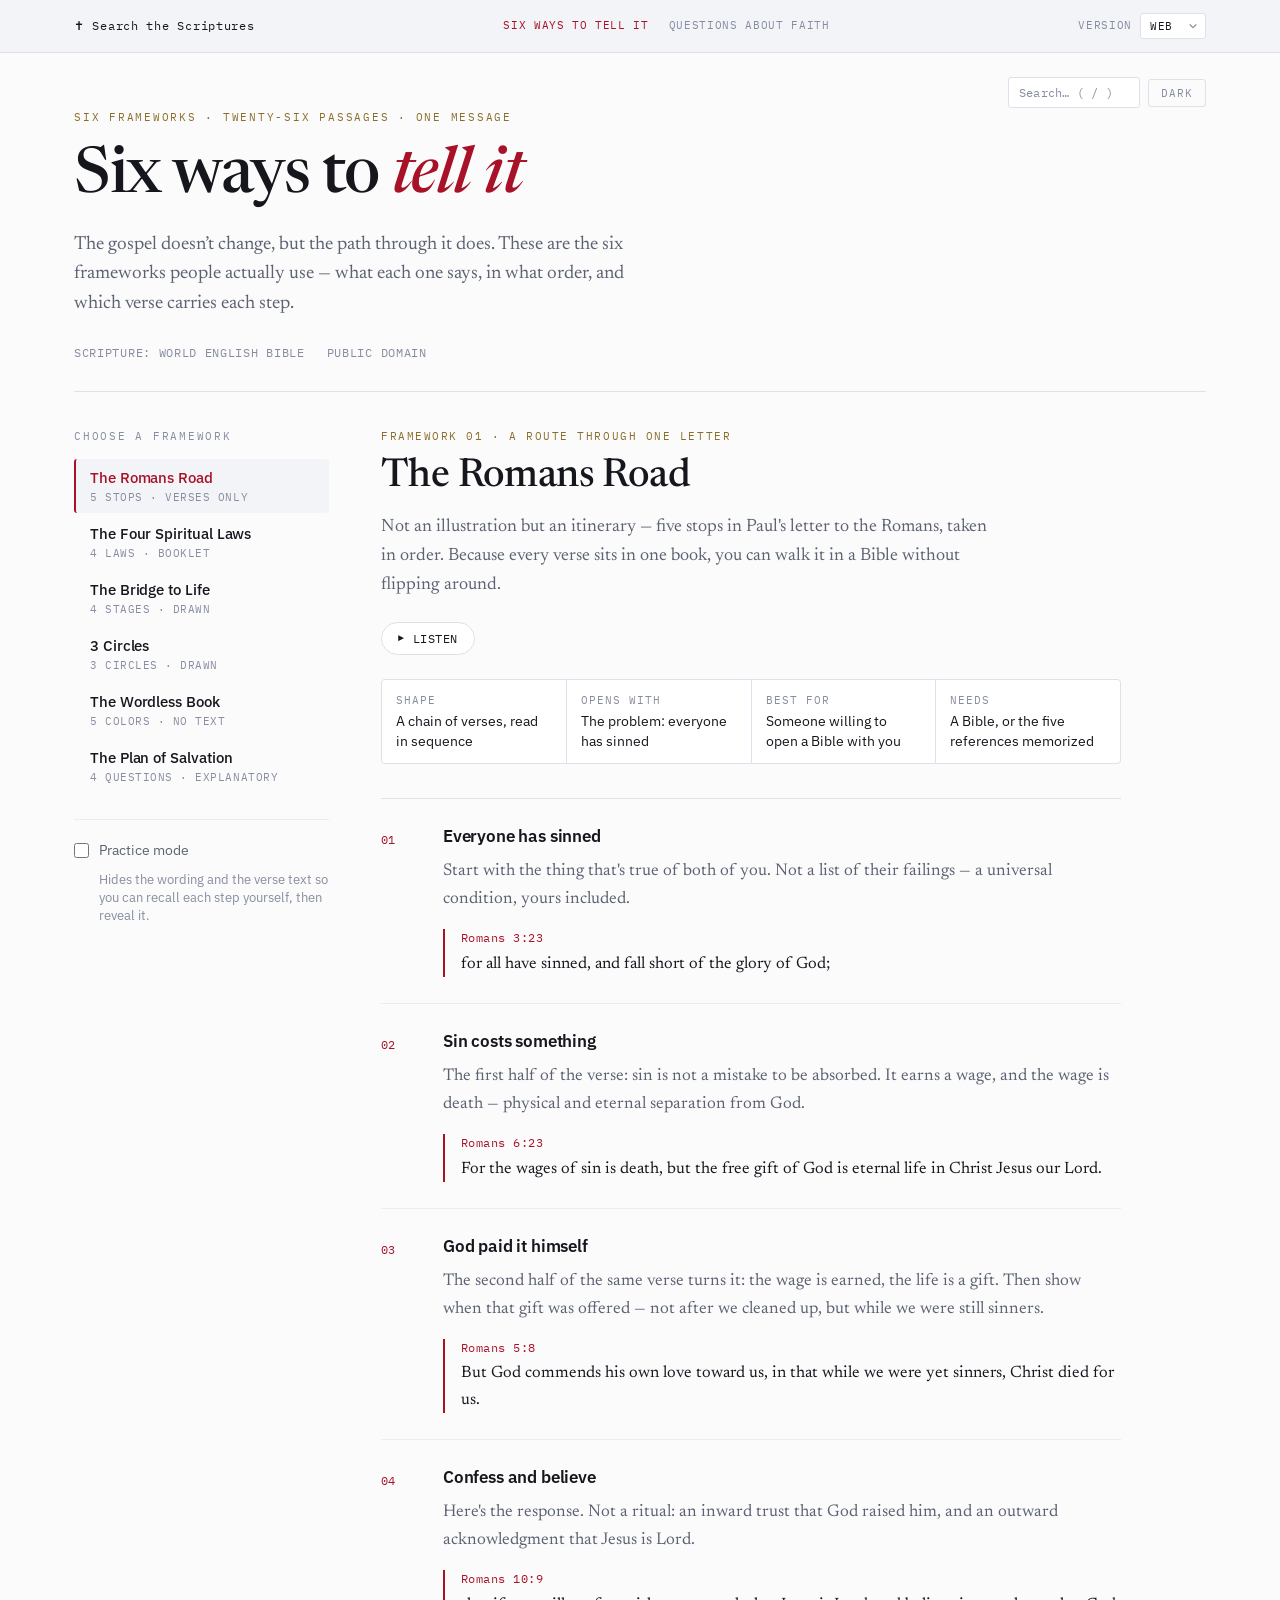
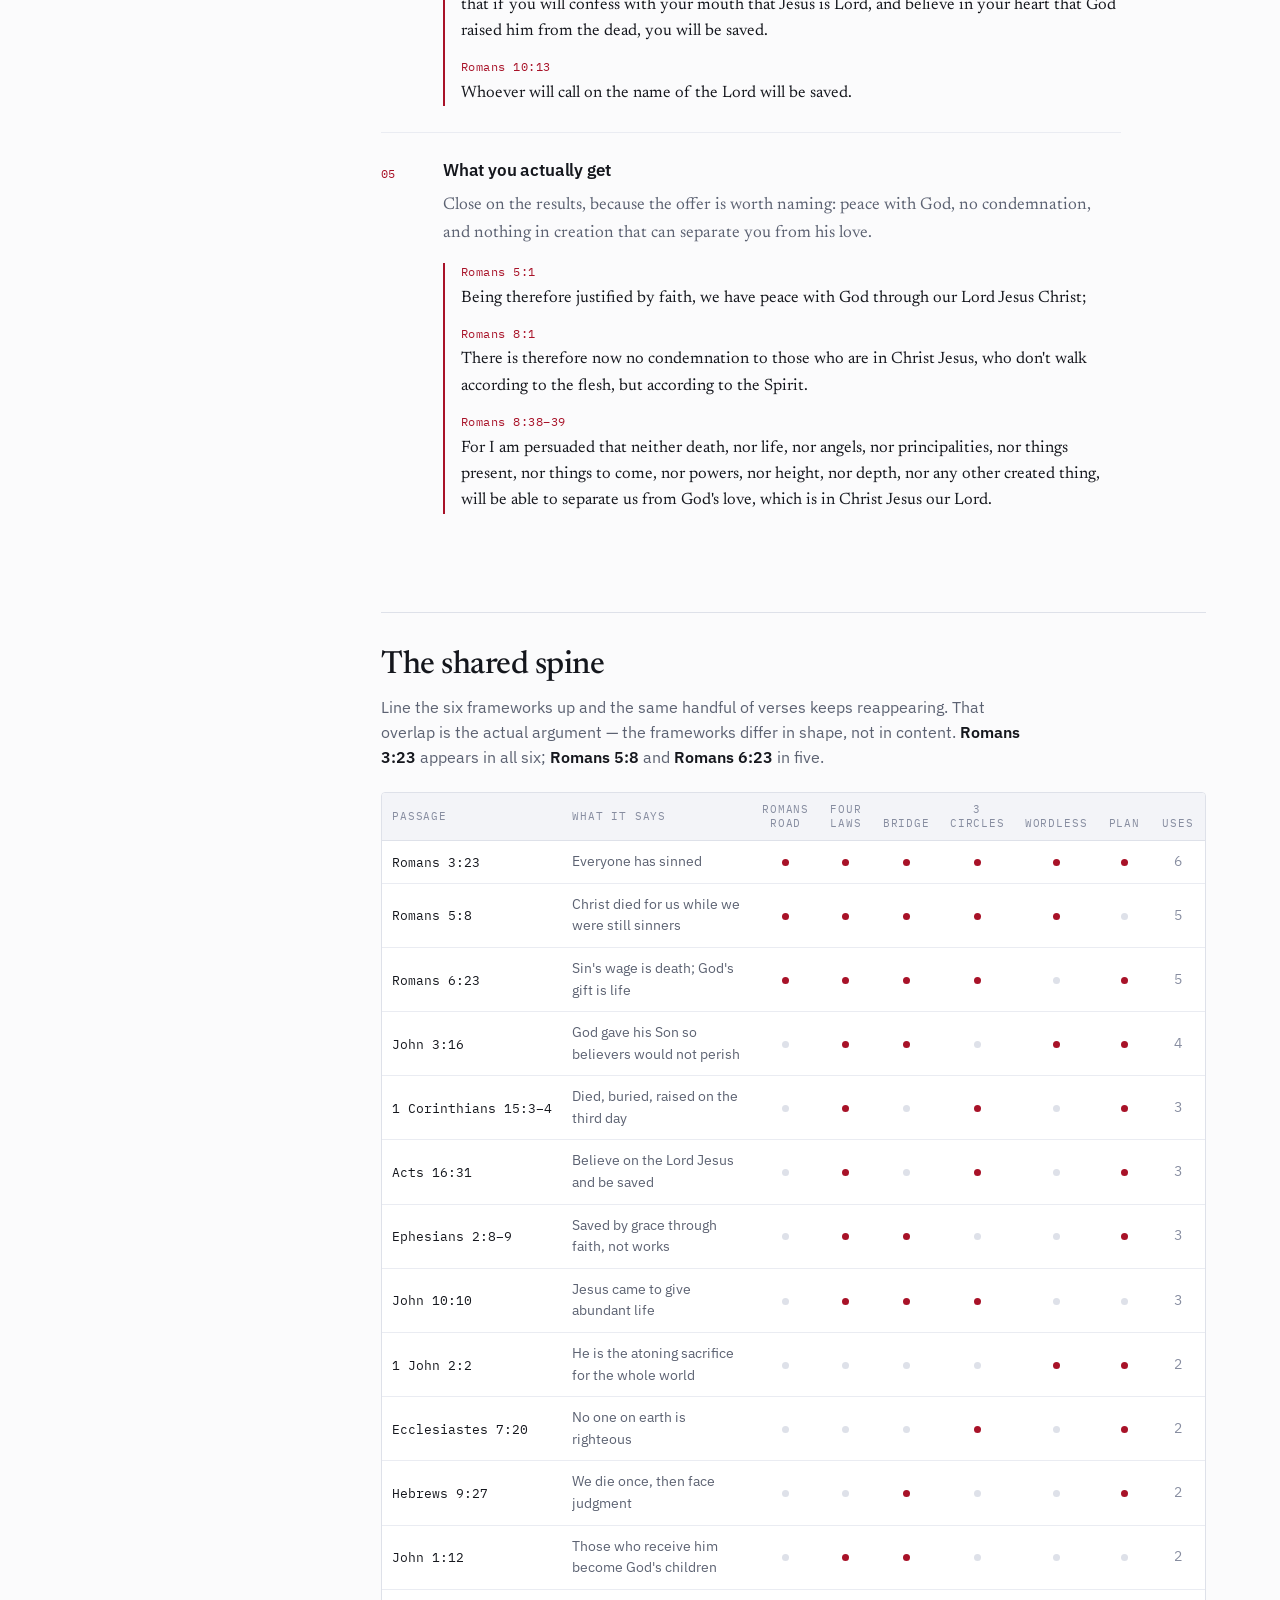
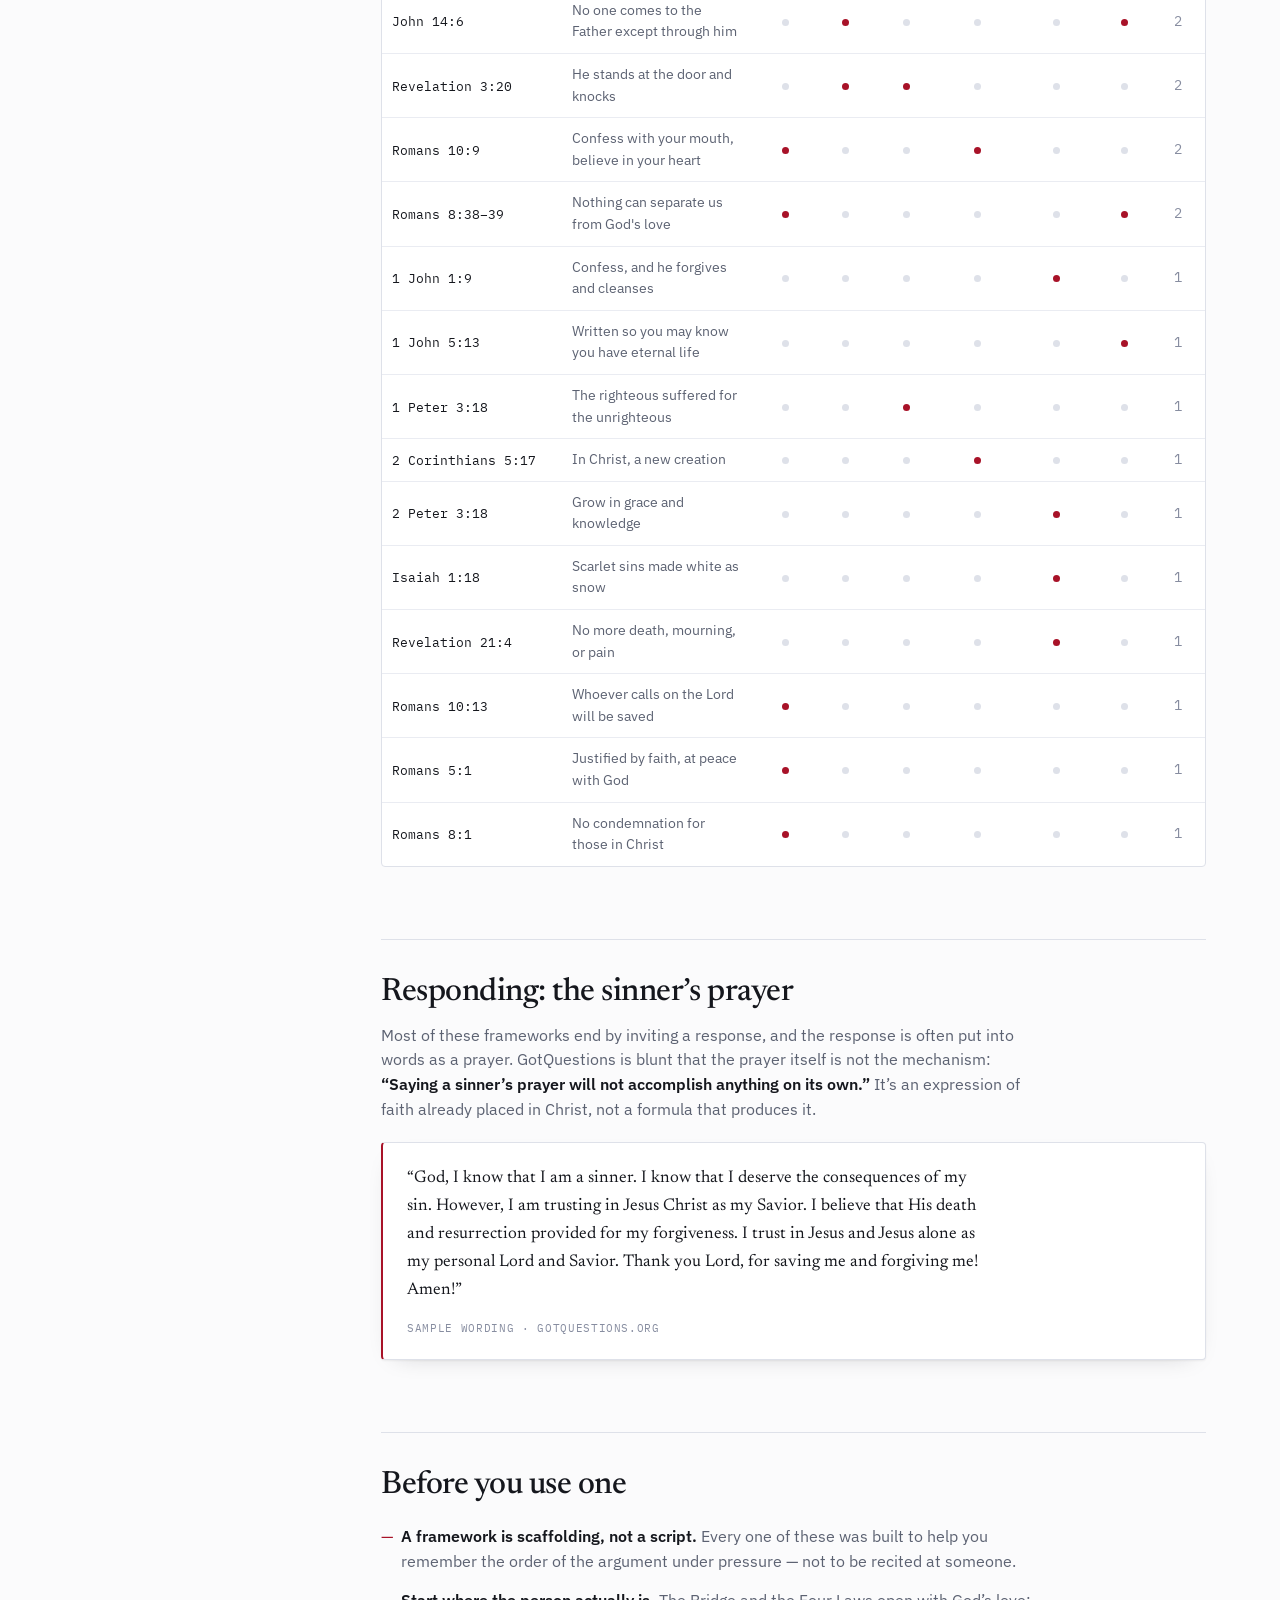
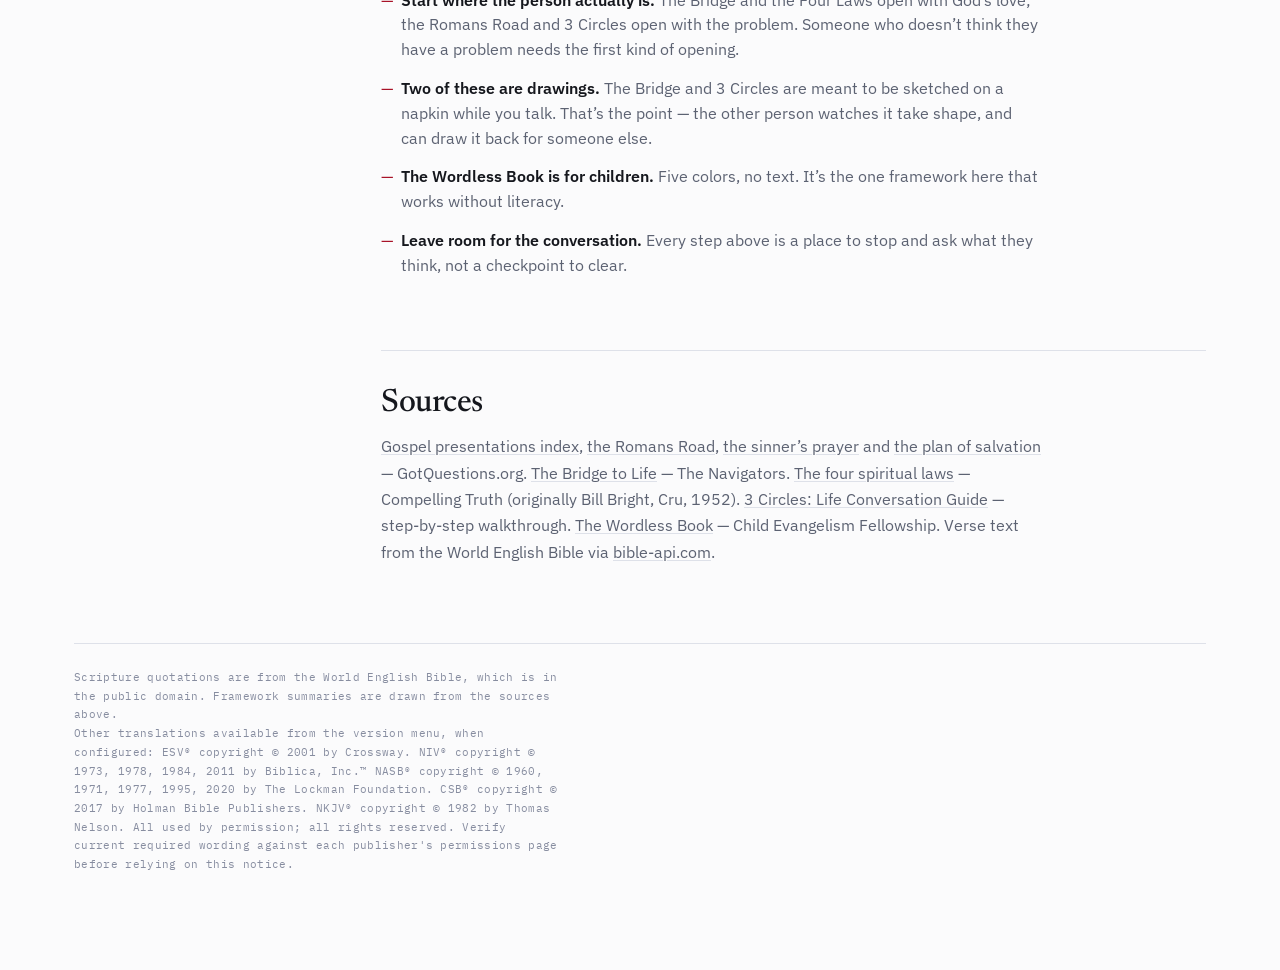
<file: gospel.html>
<!DOCTYPE html>
<html lang="en">
<head>
<meta charset="utf-8">
<meta name="viewport" content="width=device-width, initial-scale=1">
<title>The Gospel</title>
<meta name="description" content="Six gospel presentation frameworks — the Romans Road, the Four Spiritual Laws, the Bridge to Life, 3 Circles, the Wordless Book and the Plan of Salvation — with full verse text, drawing instructions and a practice mode.">
<meta name="color-scheme" content="light dark">

<meta property="og:type" content="website">
<meta property="og:title" content="The Gospel">
<meta property="og:description" content="Six gospel presentation frameworks, with full verse text, drawing instructions and a practice mode.">

<link rel="icon" href="data:image/svg+xml,<svg xmlns='http://www.w3.org/2000/svg' viewBox='0 0 32 32'><rect width='32' height='32' rx='4' fill='%23a81228'/><path d='M14 5h4v7h7v4h-7v11h-4V16H7v-4h7z' fill='%23fff'/></svg>">

<link rel="preconnect" href="https://fonts.googleapis.com">
<link rel="preconnect" href="https://fonts.gstatic.com" crossorigin>
<link rel="stylesheet" href="https://fonts.googleapis.com/css2?family=Newsreader:ital,opsz,wght@0,6..72,400;0,6..72,500;0,6..72,600;1,6..72,400;1,6..72,500&family=IBM+Plex+Mono:wght@400;500&family=IBM+Plex+Sans:wght@400;500;600&display=swap">
<link rel="stylesheet" href="css/style.css">
</head>
<body>

<a class="skip" href="#main">Skip to content</a>

<div class="sitebar">
  <div class="sitebar-inner">
    <a class="sitebar-brand" href="index.html">&#10013; Search the Scriptures</a>
    <nav class="sitebar-nav" aria-label="Site sections">
      <a href="gospel.html" aria-current="page">Six Ways to Tell It</a>
      <a href="index.html#questions">Questions About Faith</a>
    </nav>
    <div class="version-picker">
      <label for="version-select">Version</label>
      <select id="version-select" aria-label="Bible translation"></select>
    </div>
  </div>
</div>

<div class="wrap">

  <header class="masthead">
    <div class="header-actions">
      <div class="search" role="search">
        <input type="search" id="search-input" class="search-input" placeholder="Search&hellip; ( / )" aria-label="Search verses and steps">
        <div class="search-results" id="search-results" hidden></div>
      </div>
      <button class="theme-toggle" id="theme-toggle" type="button" aria-label="Switch colour theme">
        <span class="tt-label" id="tt-label">Theme</span>
      </button>
    </div>
    <p class="eyebrow">Six frameworks &middot; Twenty-six passages &middot; One message</p>
    <h1>Six ways to <em>tell it</em></h1>
    <p class="standfirst">The gospel doesn&rsquo;t change, but the path through it does. These are the six frameworks people actually use &mdash; what each one says, in what order, and which verse carries each step.</p>
    <div class="masthead-meta">
      <span>Scripture: World English Bible</span>
      <span>Public domain</span>
    </div>
  </header>

  <div class="columns">
    <nav class="rail" aria-label="Presentations">
      <p class="rail-title">Choose a framework</p>
      <ul class="rail-list" id="rail" role="tablist"></ul>
      <div class="rail-foot">
        <label class="toggle">
          <input type="checkbox" id="practice">
          <span>Practice mode</span>
        </label>
        <p class="toggle-help">Hides the wording and the verse text so you can recall each step yourself, then reveal it.</p>
      </div>
    </nav>

    <main id="main">
      <div class="version-banner" id="version-banner" hidden></div>
      <div id="panel" role="tabpanel"></div>

      <section class="section" id="index">
        <h2>The shared spine</h2>
        <p>Line the six frameworks up and the same handful of verses keeps reappearing. That overlap is the actual argument &mdash; the frameworks differ in shape, not in content. <strong>Romans 3:23</strong> appears in all six; <strong>Romans 5:8</strong> and <strong>Romans 6:23</strong> in five.</p>
        <div class="tablewrap">
          <table id="matrix">
            <thead><tr id="matrix-head"></tr></thead>
            <tbody id="matrix-body"></tbody>
          </table>
        </div>
      </section>

      <section class="section">
        <h2>Responding: the sinner&rsquo;s prayer</h2>
        <p>Most of these frameworks end by inviting a response, and the response is often put into words as a prayer. GotQuestions is blunt that the prayer itself is not the mechanism: <strong>&ldquo;Saying a sinner&rsquo;s prayer will not accomplish anything on its own.&rdquo;</strong> It&rsquo;s an expression of faith already placed in Christ, not a formula that produces it.</p>
        <div class="prayer">
          <p>&ldquo;God, I know that I am a sinner. I know that I deserve the consequences of my sin. However, I am trusting in Jesus Christ as my Savior. I believe that His death and resurrection provided for my forgiveness. I trust in Jesus and Jesus alone as my personal Lord and Savior. Thank you Lord, for saving me and forgiving me! Amen!&rdquo;</p>
          <p class="attrib">Sample wording &middot; GotQuestions.org</p>
        </div>
      </section>

      <section class="section">
        <h2>Before you use one</h2>
        <ul class="caveats">
          <li><strong>A framework is scaffolding, not a script.</strong> Every one of these was built to help you remember the order of the argument under pressure &mdash; not to be recited at someone.</li>
          <li><strong>Start where the person actually is.</strong> The Bridge and the Four Laws open with God&rsquo;s love; the Romans Road and 3 Circles open with the problem. Someone who doesn&rsquo;t think they have a problem needs the first kind of opening.</li>
          <li><strong>Two of these are drawings.</strong> The Bridge and 3 Circles are meant to be sketched on a napkin while you talk. That&rsquo;s the point &mdash; the other person watches it take shape, and can draw it back for someone else.</li>
          <li><strong>The Wordless Book is for children.</strong> Five colors, no text. It&rsquo;s the one framework here that works without literacy.</li>
          <li><strong>Leave room for the conversation.</strong> Every step above is a place to stop and ask what they think, not a checkpoint to clear.</li>
        </ul>
      </section>

      <section class="section">
        <h2>Sources</h2>
        <p class="sources">
          <a href="https://www.gotquestions.org/Gospel-presentations.html">Gospel presentations index</a>,
          <a href="https://www.gotquestions.org/Romans-road-salvation.html">the Romans Road</a>,
          <a href="https://www.gotquestions.org/sinners-prayer.html">the sinner&rsquo;s prayer</a> and
          <a href="https://www.gotquestions.org/plan-of-salvation.html">the plan of salvation</a> &mdash; GotQuestions.org.
          <a href="https://www.navigators.org/resource/the-bridge-to-life/">The Bridge to Life</a> &mdash; The Navigators.
          <a href="https://www.compellingtruth.org/four-spiritual-laws.html">The four spiritual laws</a> &mdash; Compelling Truth (originally Bill Bright, Cru, 1952).
          <a href="https://multiplyingdisciples.us/the-three-circles-gospel-presentation-step-by-step/">3 Circles: Life Conversation Guide</a> &mdash; step-by-step walkthrough.
          <a href="https://www.cefonline.com/articles/the-wordless-book-discover-its-rich-heritage/">The Wordless Book</a> &mdash; Child Evangelism Fellowship.
          Verse text from the World English Bible via <a href="https://bible-api.com">bible-api.com</a>.
        </p>
      </section>
    </main>
  </div>

  <footer class="colophon">
    <p>Scripture quotations are from the World English Bible, which is in the public domain. Framework summaries are drawn from the sources above.</p>
    <p>Other translations available from the version menu, when configured: ESV&reg; copyright &copy; 2001 by Crossway. NIV&reg; copyright &copy; 1973, 1978, 1984, 2011 by Biblica, Inc.&trade; NASB&reg; copyright &copy; 1960, 1971, 1977, 1995, 2020 by The Lockman Foundation. CSB&reg; copyright &copy; 2017 by Holman Bible Publishers. NKJV&reg; copyright &copy; 1982 by Thomas Nelson. All used by permission; all rights reserved. Verify current required wording against each publisher's permissions page before relying on this notice.</p>
  </footer>
</div>

<script src="js/theme.js"></script>
<script src="js/voiceover.js"></script>
<script src="js/bible-api-config.js"></script>
<script src="js/verse-versions.js"></script>
<script src="js/data.js"></script>
<script src="js/app.js"></script>
</body>
</html>
</file>
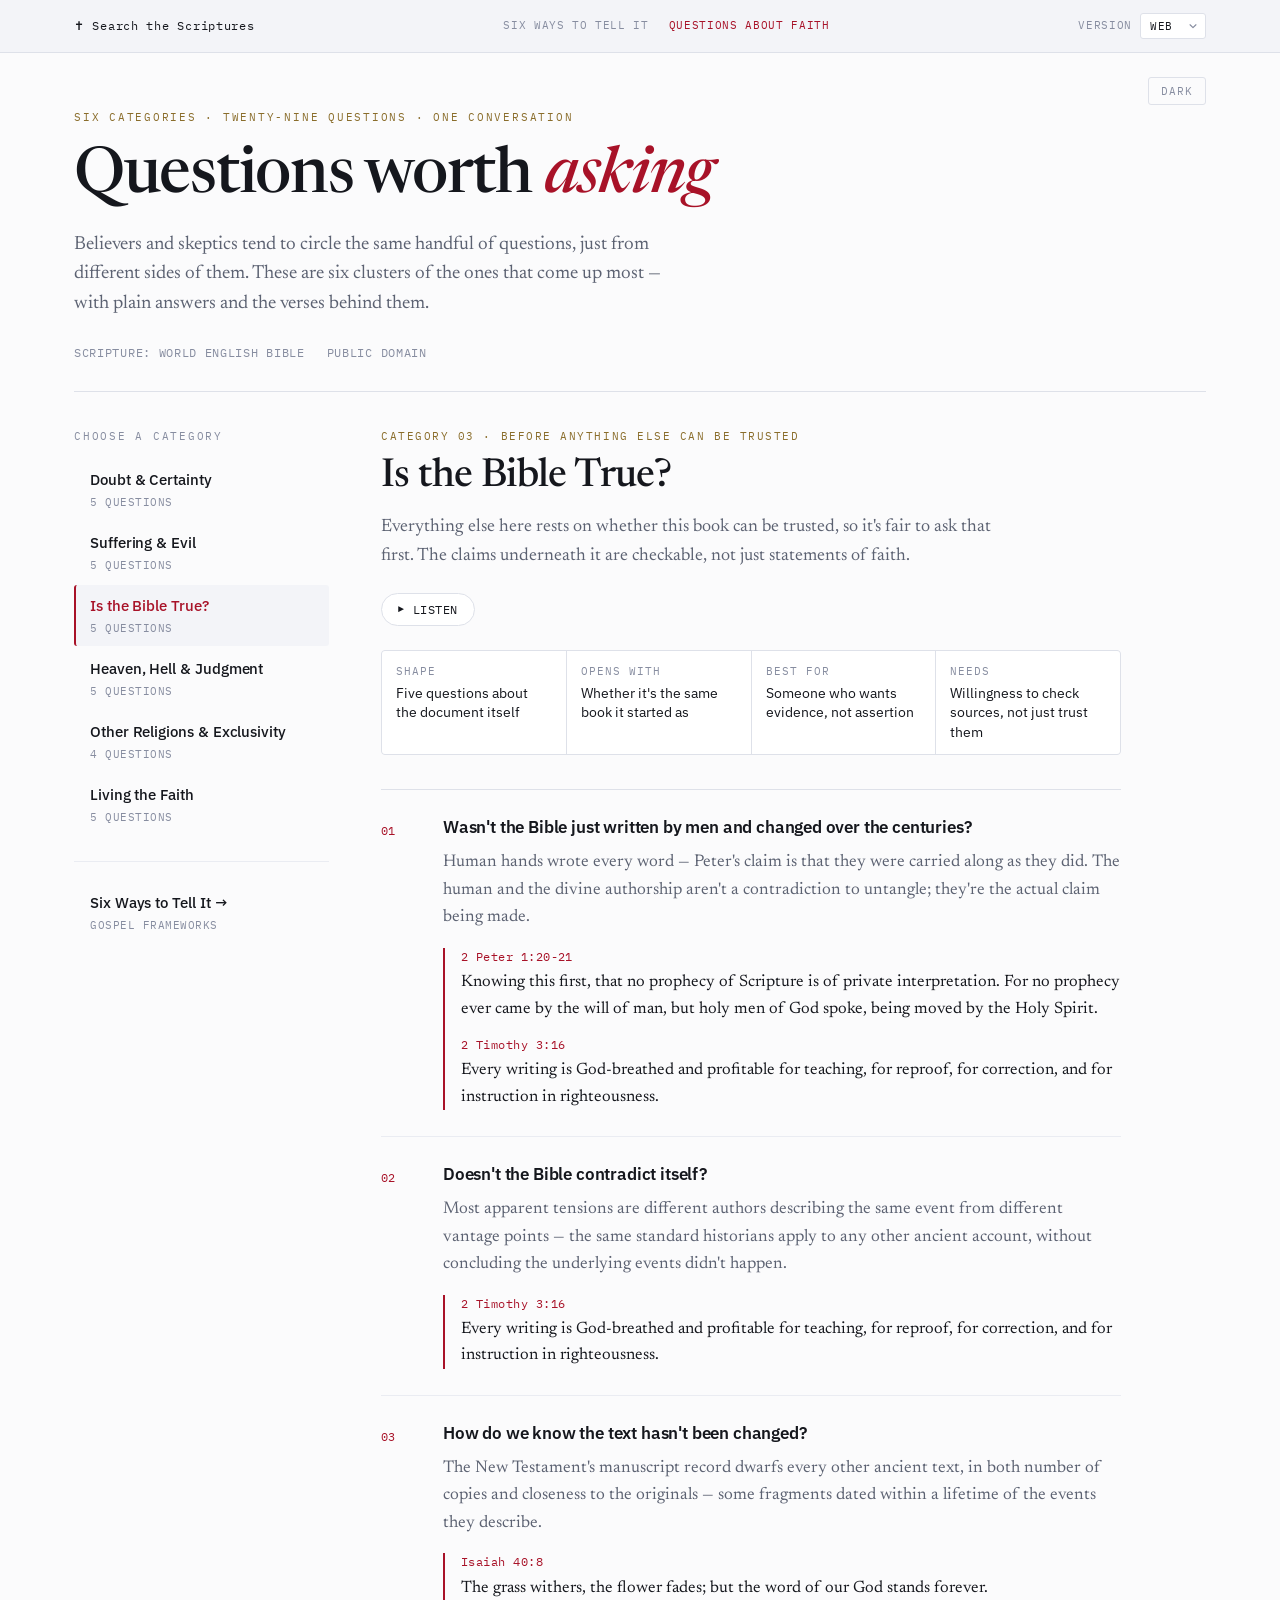
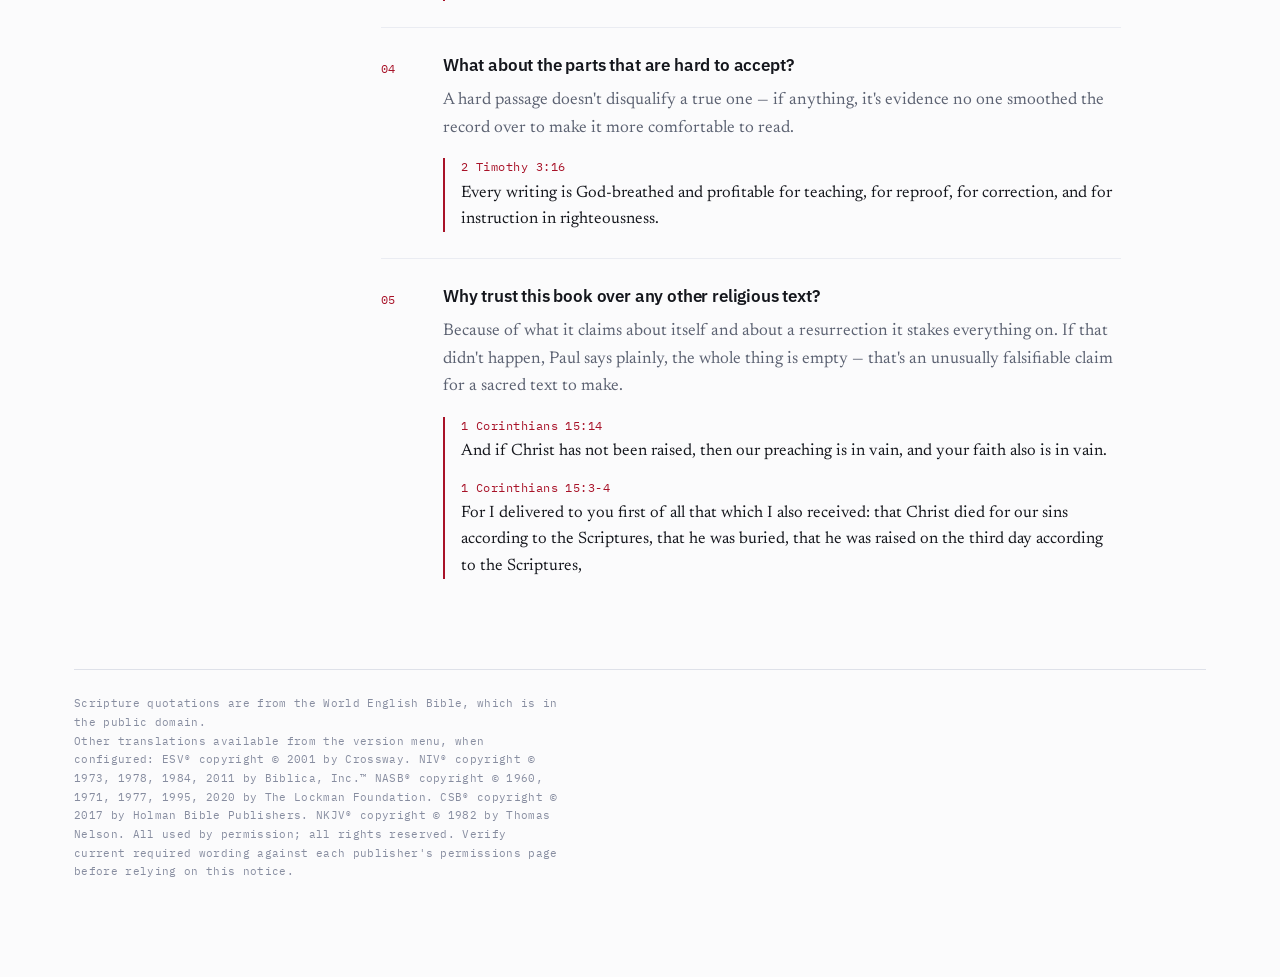
<file: questions/bible.html>
<!DOCTYPE html>
<html lang="en">
<head>
<meta charset="utf-8">
<meta name="viewport" content="width=device-width, initial-scale=1">
<title>Is the Bible True? &middot; Questions About Faith</title>
<meta name="description" content="Five questions about whether the Bible can be trusted — human authorship, contradictions, manuscript reliability — with full verse text.">
<meta name="color-scheme" content="light dark">

<meta property="og:type" content="website">
<meta property="og:title" content="Is the Bible True? &middot; Questions About Faith">
<meta property="og:description" content="Five questions about whether the Bible can be trusted, with full verse text.">

<link rel="icon" href="data:image/svg+xml,<svg xmlns='http://www.w3.org/2000/svg' viewBox='0 0 32 32'><rect width='32' height='32' rx='4' fill='%23a81228'/><path d='M14 5h4v7h7v4h-7v11h-4V16H7v-4h7z' fill='%23fff'/></svg>">

<link rel="preconnect" href="https://fonts.googleapis.com">
<link rel="preconnect" href="https://fonts.gstatic.com" crossorigin>
<link rel="stylesheet" href="https://fonts.googleapis.com/css2?family=Newsreader:ital,opsz,wght@0,6..72,400;0,6..72,500;0,6..72,600;1,6..72,400;1,6..72,500&family=IBM+Plex+Mono:wght@400;500&family=IBM+Plex+Sans:wght@400;500;600&display=swap">
<link rel="stylesheet" href="../css/style.css">
</head>
<body data-category="bible">

<a class="skip" href="#main">Skip to content</a>

<div class="sitebar">
  <div class="sitebar-inner">
    <a class="sitebar-brand" href="../index.html">&#10013; Search the Scriptures</a>
    <nav class="sitebar-nav" aria-label="Site sections">
      <a href="../gospel.html">Six Ways to Tell It</a>
      <a href="../index.html#questions" aria-current="page">Questions About Faith</a>
    </nav>
    <div class="version-picker">
      <label for="version-select">Version</label>
      <select id="version-select" aria-label="Bible translation"></select>
    </div>
  </div>
</div>

<div class="wrap">

  <header class="masthead">
    <div class="header-actions">
      <button class="theme-toggle" id="theme-toggle" type="button" aria-label="Switch colour theme">
        <span class="tt-label" id="tt-label">Theme</span>
      </button>
    </div>
    <p class="eyebrow">Six categories &middot; Twenty-nine questions &middot; One conversation</p>
    <h1>Questions worth <em>asking</em></h1>
    <p class="standfirst">Believers and skeptics tend to circle the same handful of questions, just from different sides of them. These are six clusters of the ones that come up most &mdash; with plain answers and the verses behind them.</p>
    <div class="masthead-meta">
      <span>Scripture: World English Bible</span>
      <span>Public domain</span>
    </div>
  </header>

  <div class="columns">
    <nav class="rail" aria-label="Categories">
      <p class="rail-title">Choose a category</p>
      <ul class="rail-list" id="rail" role="list"></ul>
      <div class="rail-foot">
        <a class="rail-btn" href="../gospel.html">
          <span class="rb-name">Six Ways to Tell It &rarr;</span>
          <span class="rb-sub">Gospel frameworks</span>
        </a>
      </div>
    </nav>

    <main id="main">
      <div class="version-banner" id="version-banner" hidden></div>
      <div id="panel"></div>
    </main>
  </div>

  <footer class="colophon">
    <p>Scripture quotations are from the World English Bible, which is in the public domain.</p>
    <p>Other translations available from the version menu, when configured: ESV&reg; copyright &copy; 2001 by Crossway. NIV&reg; copyright &copy; 1973, 1978, 1984, 2011 by Biblica, Inc.&trade; NASB&reg; copyright &copy; 1960, 1971, 1977, 1995, 2020 by The Lockman Foundation. CSB&reg; copyright &copy; 2017 by Holman Bible Publishers. NKJV&reg; copyright &copy; 1982 by Thomas Nelson. All used by permission; all rights reserved. Verify current required wording against each publisher's permissions page before relying on this notice.</p>
  </footer>
</div>

<script src="../js/theme.js"></script>
<script src="../js/voiceover.js"></script>
<script src="../js/bible-api-config.js"></script>
<script src="../js/verse-versions.js"></script>
<script src="../js/faith-data.js"></script>
<script src="../js/faq-app.js"></script>
</body>
</html>
</file>
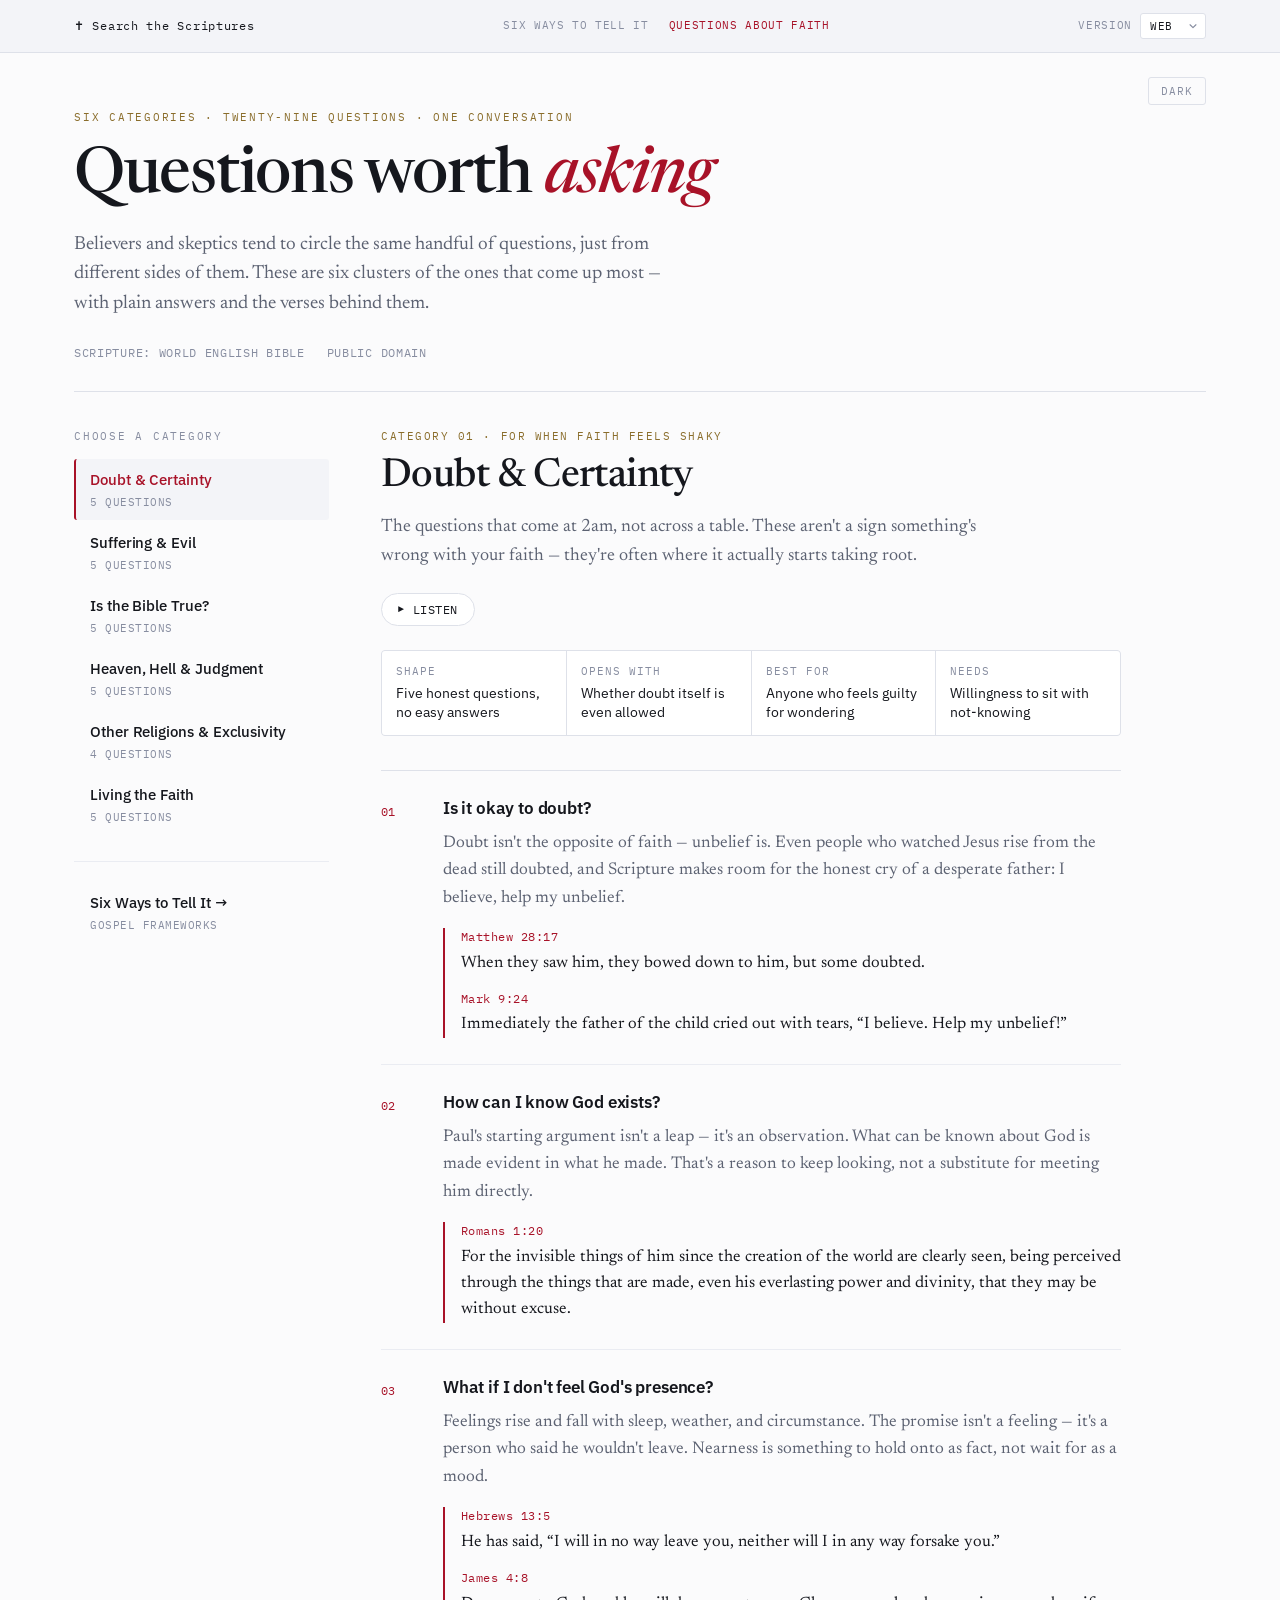
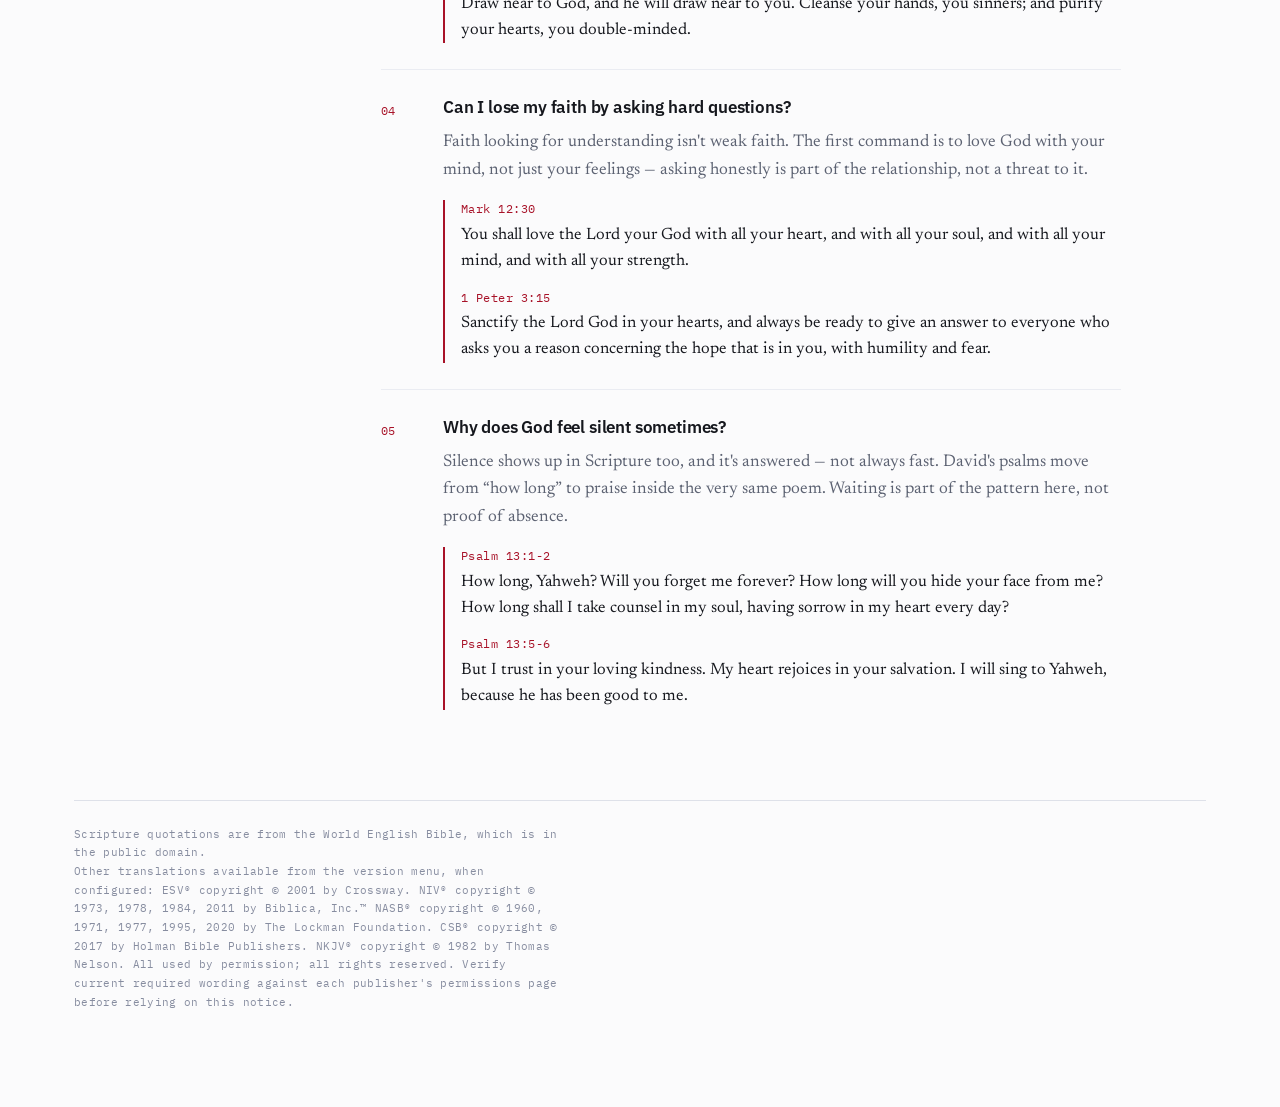
<file: questions/doubt.html>
<!DOCTYPE html>
<html lang="en">
<head>
<meta charset="utf-8">
<meta name="viewport" content="width=device-width, initial-scale=1">
<title>Doubt &amp; Certainty &middot; Questions About Faith</title>
<meta name="description" content="Five honest questions about doubt in the Christian faith — is doubt okay, how can I know God exists, what if I don't feel his presence — with full verse text.">
<meta name="color-scheme" content="light dark">

<meta property="og:type" content="website">
<meta property="og:title" content="Doubt &amp; Certainty &middot; Questions About Faith">
<meta property="og:description" content="Five honest questions about doubt in the Christian faith, with full verse text.">

<link rel="icon" href="data:image/svg+xml,<svg xmlns='http://www.w3.org/2000/svg' viewBox='0 0 32 32'><rect width='32' height='32' rx='4' fill='%23a81228'/><path d='M14 5h4v7h7v4h-7v11h-4V16H7v-4h7z' fill='%23fff'/></svg>">

<link rel="preconnect" href="https://fonts.googleapis.com">
<link rel="preconnect" href="https://fonts.gstatic.com" crossorigin>
<link rel="stylesheet" href="https://fonts.googleapis.com/css2?family=Newsreader:ital,opsz,wght@0,6..72,400;0,6..72,500;0,6..72,600;1,6..72,400;1,6..72,500&family=IBM+Plex+Mono:wght@400;500&family=IBM+Plex+Sans:wght@400;500;600&display=swap">
<link rel="stylesheet" href="../css/style.css">
</head>
<body data-category="doubt">

<a class="skip" href="#main">Skip to content</a>

<div class="sitebar">
  <div class="sitebar-inner">
    <a class="sitebar-brand" href="../index.html">&#10013; Search the Scriptures</a>
    <nav class="sitebar-nav" aria-label="Site sections">
      <a href="../gospel.html">Six Ways to Tell It</a>
      <a href="../index.html#questions" aria-current="page">Questions About Faith</a>
    </nav>
    <div class="version-picker">
      <label for="version-select">Version</label>
      <select id="version-select" aria-label="Bible translation"></select>
    </div>
  </div>
</div>

<div class="wrap">

  <header class="masthead">
    <div class="header-actions">
      <button class="theme-toggle" id="theme-toggle" type="button" aria-label="Switch colour theme">
        <span class="tt-label" id="tt-label">Theme</span>
      </button>
    </div>
    <p class="eyebrow">Six categories &middot; Twenty-nine questions &middot; One conversation</p>
    <h1>Questions worth <em>asking</em></h1>
    <p class="standfirst">Believers and skeptics tend to circle the same handful of questions, just from different sides of them. These are six clusters of the ones that come up most &mdash; with plain answers and the verses behind them.</p>
    <div class="masthead-meta">
      <span>Scripture: World English Bible</span>
      <span>Public domain</span>
    </div>
  </header>

  <div class="columns">
    <nav class="rail" aria-label="Categories">
      <p class="rail-title">Choose a category</p>
      <ul class="rail-list" id="rail" role="list"></ul>
      <div class="rail-foot">
        <a class="rail-btn" href="../gospel.html">
          <span class="rb-name">Six Ways to Tell It &rarr;</span>
          <span class="rb-sub">Gospel frameworks</span>
        </a>
      </div>
    </nav>

    <main id="main">
      <div class="version-banner" id="version-banner" hidden></div>
      <div id="panel"></div>
    </main>
  </div>

  <footer class="colophon">
    <p>Scripture quotations are from the World English Bible, which is in the public domain.</p>
    <p>Other translations available from the version menu, when configured: ESV&reg; copyright &copy; 2001 by Crossway. NIV&reg; copyright &copy; 1973, 1978, 1984, 2011 by Biblica, Inc.&trade; NASB&reg; copyright &copy; 1960, 1971, 1977, 1995, 2020 by The Lockman Foundation. CSB&reg; copyright &copy; 2017 by Holman Bible Publishers. NKJV&reg; copyright &copy; 1982 by Thomas Nelson. All used by permission; all rights reserved. Verify current required wording against each publisher's permissions page before relying on this notice.</p>
  </footer>
</div>

<script src="../js/theme.js"></script>
<script src="../js/voiceover.js"></script>
<script src="../js/bible-api-config.js"></script>
<script src="../js/verse-versions.js"></script>
<script src="../js/faith-data.js"></script>
<script src="../js/faq-app.js"></script>
</body>
</html>
</file>
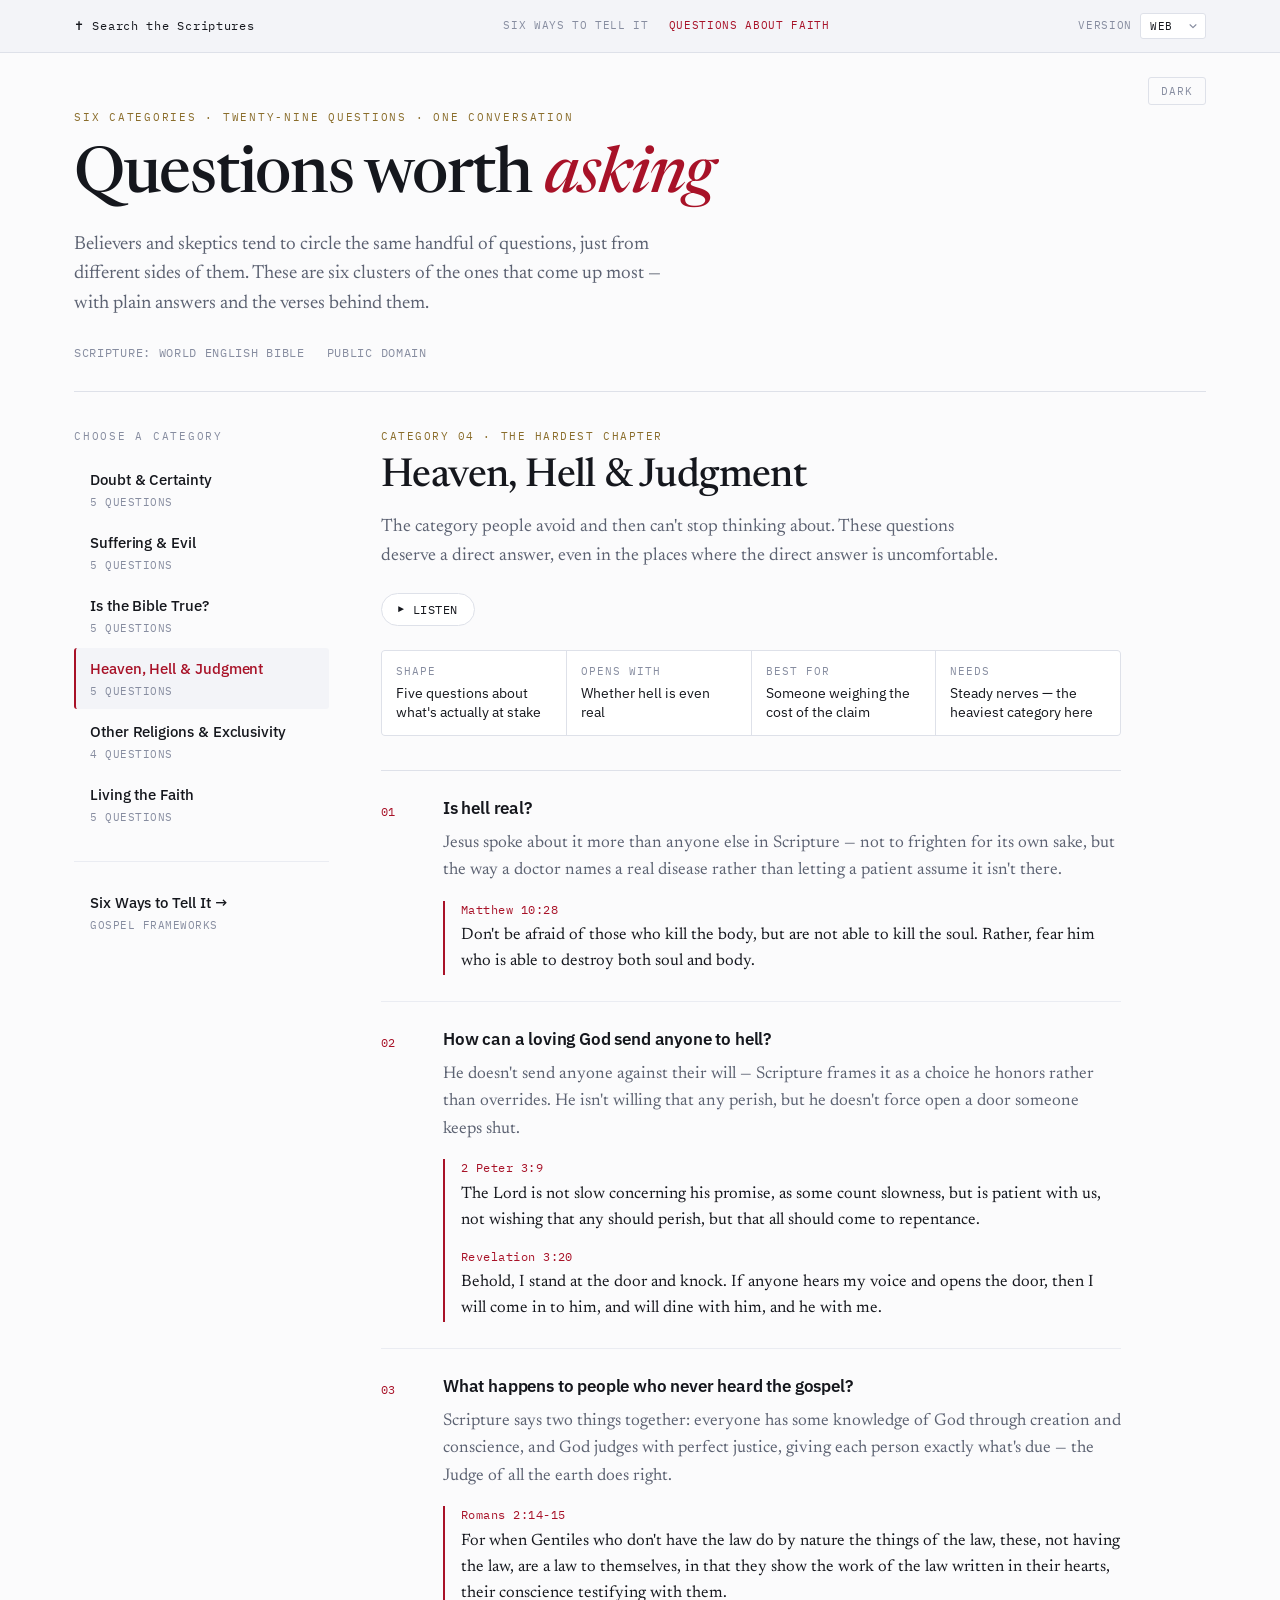
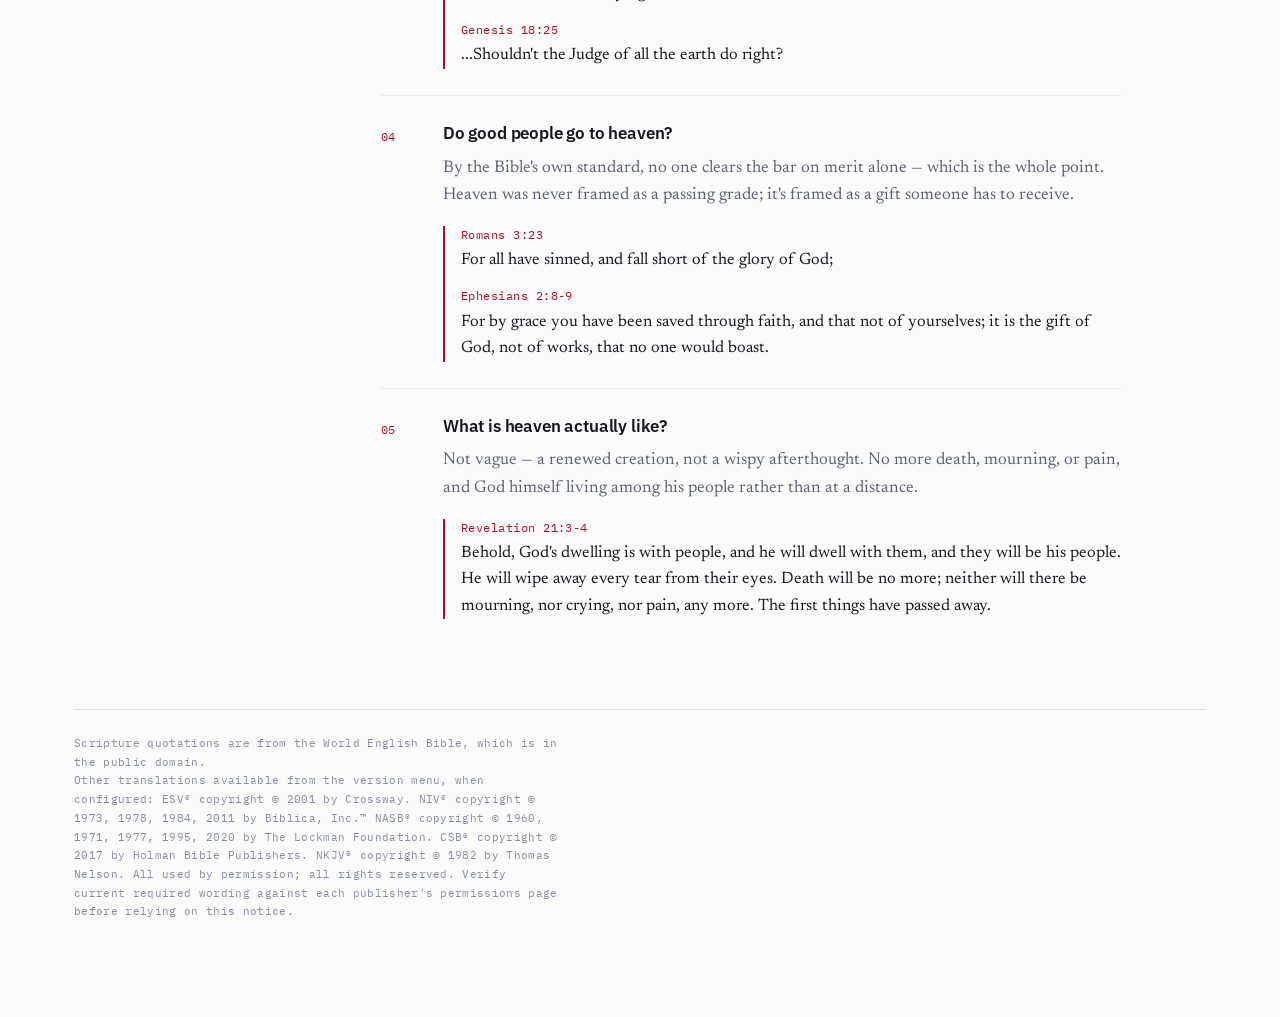
<file: questions/judgment.html>
<!DOCTYPE html>
<html lang="en">
<head>
<meta charset="utf-8">
<meta name="viewport" content="width=device-width, initial-scale=1">
<title>Heaven, Hell &amp; Judgment &middot; Questions About Faith</title>
<meta name="description" content="Five questions about heaven, hell, and judgment — is hell real, how could a loving God send anyone there, what happens to those who never heard — with full verse text.">
<meta name="color-scheme" content="light dark">

<meta property="og:type" content="website">
<meta property="og:title" content="Heaven, Hell &amp; Judgment &middot; Questions About Faith">
<meta property="og:description" content="Five questions about heaven, hell, and judgment, with full verse text.">

<link rel="icon" href="data:image/svg+xml,<svg xmlns='http://www.w3.org/2000/svg' viewBox='0 0 32 32'><rect width='32' height='32' rx='4' fill='%23a81228'/><path d='M14 5h4v7h7v4h-7v11h-4V16H7v-4h7z' fill='%23fff'/></svg>">

<link rel="preconnect" href="https://fonts.googleapis.com">
<link rel="preconnect" href="https://fonts.gstatic.com" crossorigin>
<link rel="stylesheet" href="https://fonts.googleapis.com/css2?family=Newsreader:ital,opsz,wght@0,6..72,400;0,6..72,500;0,6..72,600;1,6..72,400;1,6..72,500&family=IBM+Plex+Mono:wght@400;500&family=IBM+Plex+Sans:wght@400;500;600&display=swap">
<link rel="stylesheet" href="../css/style.css">
</head>
<body data-category="judgment">

<a class="skip" href="#main">Skip to content</a>

<div class="sitebar">
  <div class="sitebar-inner">
    <a class="sitebar-brand" href="../index.html">&#10013; Search the Scriptures</a>
    <nav class="sitebar-nav" aria-label="Site sections">
      <a href="../gospel.html">Six Ways to Tell It</a>
      <a href="../index.html#questions" aria-current="page">Questions About Faith</a>
    </nav>
    <div class="version-picker">
      <label for="version-select">Version</label>
      <select id="version-select" aria-label="Bible translation"></select>
    </div>
  </div>
</div>

<div class="wrap">

  <header class="masthead">
    <div class="header-actions">
      <button class="theme-toggle" id="theme-toggle" type="button" aria-label="Switch colour theme">
        <span class="tt-label" id="tt-label">Theme</span>
      </button>
    </div>
    <p class="eyebrow">Six categories &middot; Twenty-nine questions &middot; One conversation</p>
    <h1>Questions worth <em>asking</em></h1>
    <p class="standfirst">Believers and skeptics tend to circle the same handful of questions, just from different sides of them. These are six clusters of the ones that come up most &mdash; with plain answers and the verses behind them.</p>
    <div class="masthead-meta">
      <span>Scripture: World English Bible</span>
      <span>Public domain</span>
    </div>
  </header>

  <div class="columns">
    <nav class="rail" aria-label="Categories">
      <p class="rail-title">Choose a category</p>
      <ul class="rail-list" id="rail" role="list"></ul>
      <div class="rail-foot">
        <a class="rail-btn" href="../gospel.html">
          <span class="rb-name">Six Ways to Tell It &rarr;</span>
          <span class="rb-sub">Gospel frameworks</span>
        </a>
      </div>
    </nav>

    <main id="main">
      <div class="version-banner" id="version-banner" hidden></div>
      <div id="panel"></div>
    </main>
  </div>

  <footer class="colophon">
    <p>Scripture quotations are from the World English Bible, which is in the public domain.</p>
    <p>Other translations available from the version menu, when configured: ESV&reg; copyright &copy; 2001 by Crossway. NIV&reg; copyright &copy; 1973, 1978, 1984, 2011 by Biblica, Inc.&trade; NASB&reg; copyright &copy; 1960, 1971, 1977, 1995, 2020 by The Lockman Foundation. CSB&reg; copyright &copy; 2017 by Holman Bible Publishers. NKJV&reg; copyright &copy; 1982 by Thomas Nelson. All used by permission; all rights reserved. Verify current required wording against each publisher's permissions page before relying on this notice.</p>
  </footer>
</div>

<script src="../js/theme.js"></script>
<script src="../js/voiceover.js"></script>
<script src="../js/bible-api-config.js"></script>
<script src="../js/verse-versions.js"></script>
<script src="../js/faith-data.js"></script>
<script src="../js/faq-app.js"></script>
</body>
</html>
</file>
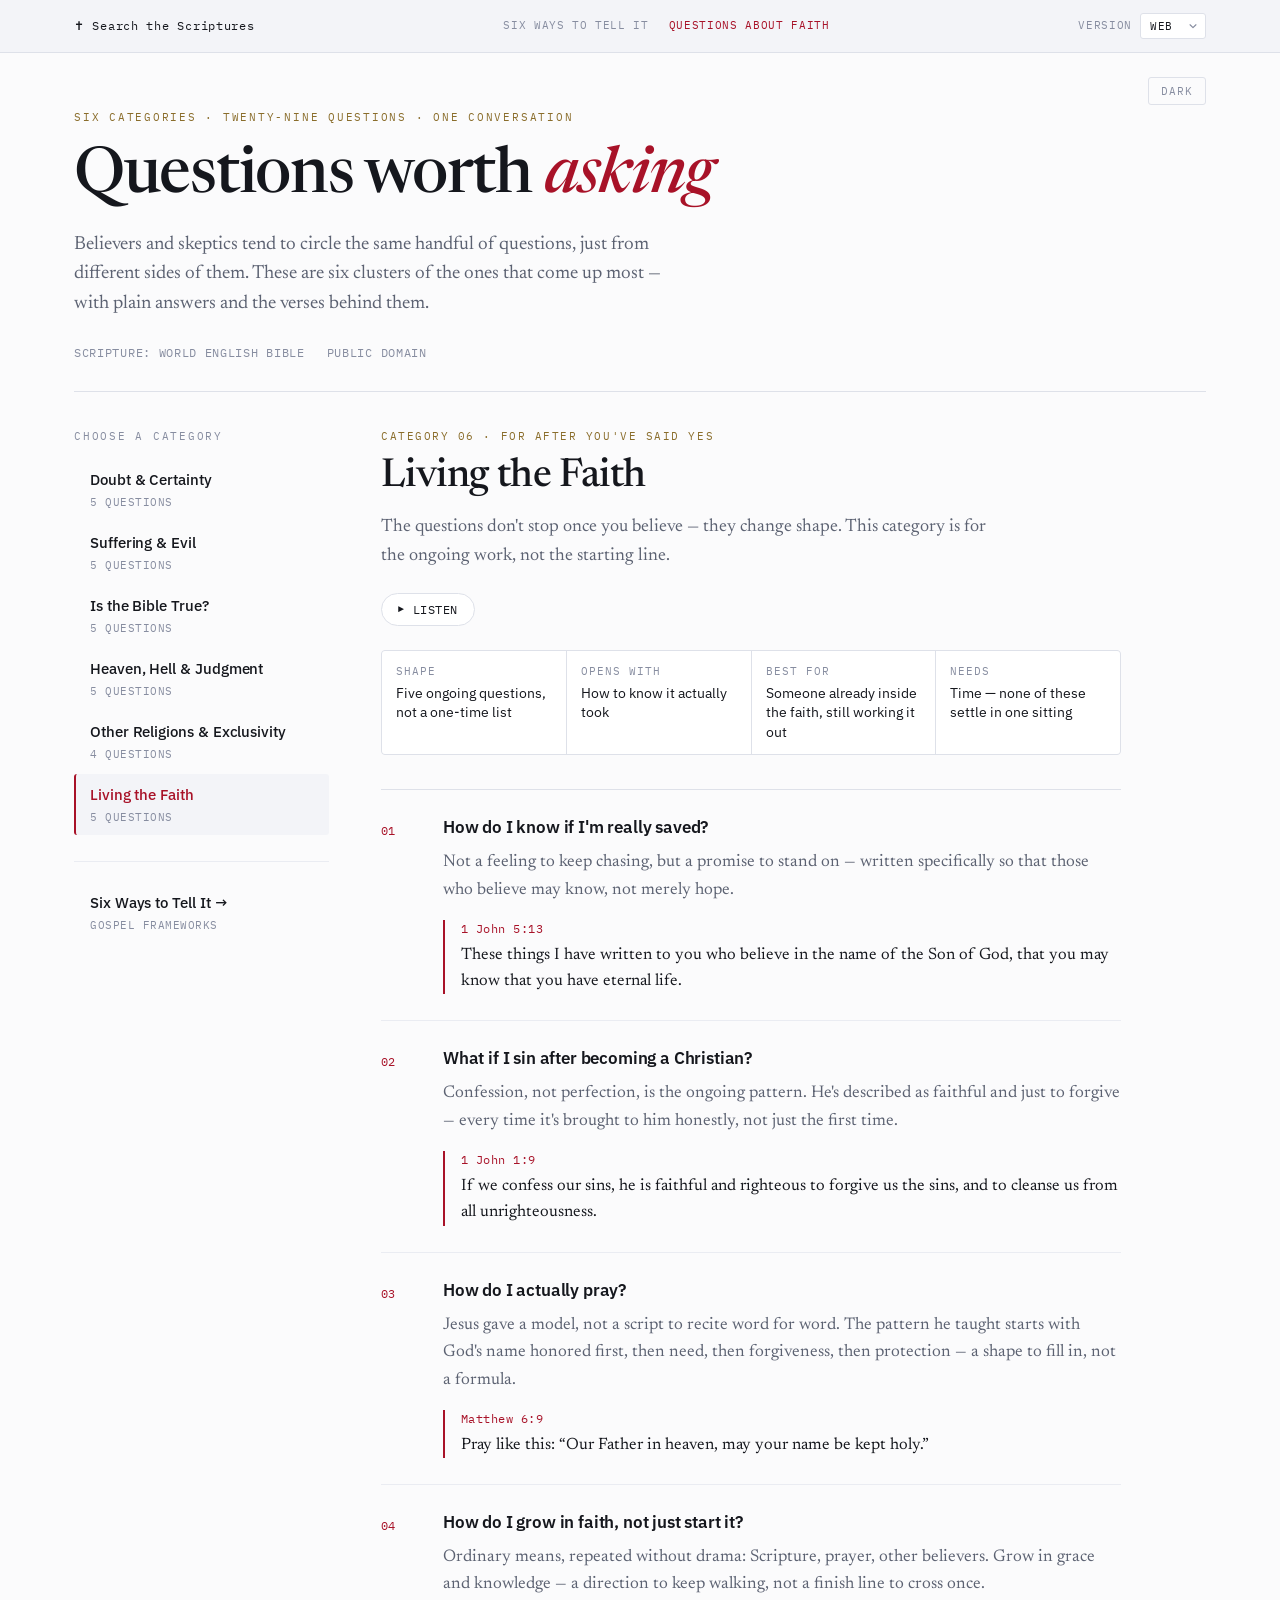
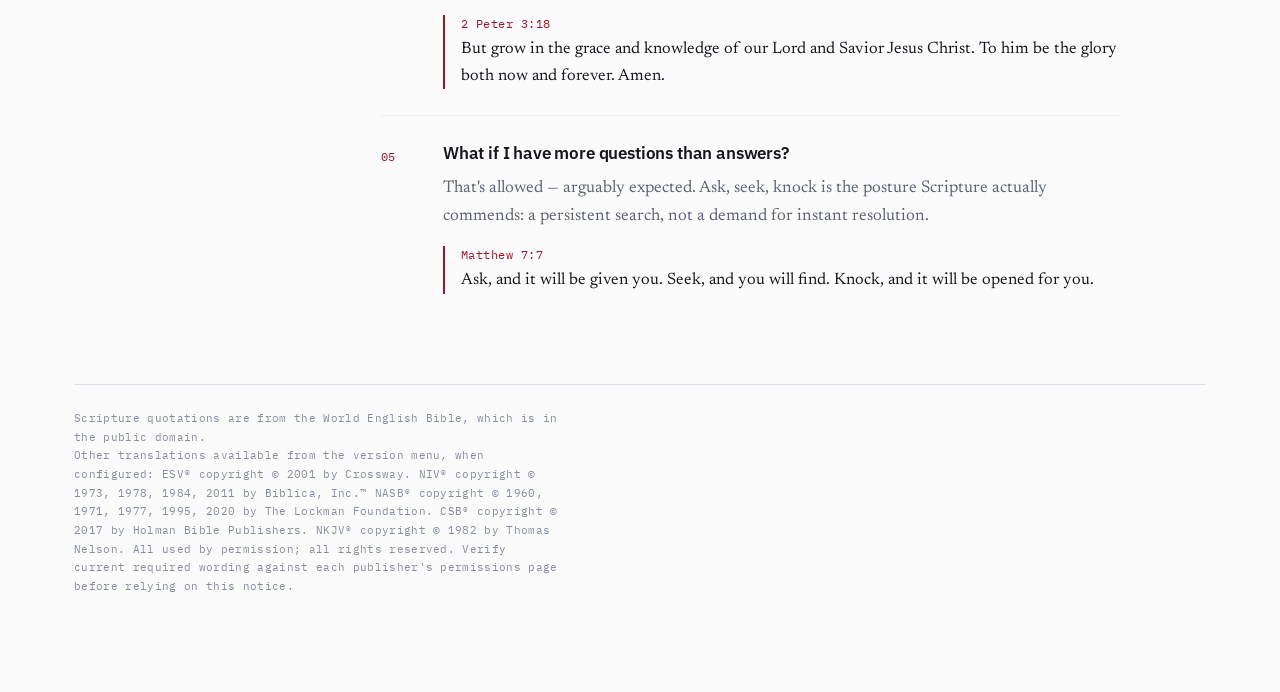
<file: questions/living.html>
<!DOCTYPE html>
<html lang="en">
<head>
<meta charset="utf-8">
<meta name="viewport" content="width=device-width, initial-scale=1">
<title>Living the Faith &middot; Questions About Faith</title>
<meta name="description" content="Five ongoing questions for after you believe — how do I know I'm saved, what if I sin again, how do I actually pray — with full verse text.">
<meta name="color-scheme" content="light dark">

<meta property="og:type" content="website">
<meta property="og:title" content="Living the Faith &middot; Questions About Faith">
<meta property="og:description" content="Five ongoing questions for after you believe, with full verse text.">

<link rel="icon" href="data:image/svg+xml,<svg xmlns='http://www.w3.org/2000/svg' viewBox='0 0 32 32'><rect width='32' height='32' rx='4' fill='%23a81228'/><path d='M14 5h4v7h7v4h-7v11h-4V16H7v-4h7z' fill='%23fff'/></svg>">

<link rel="preconnect" href="https://fonts.googleapis.com">
<link rel="preconnect" href="https://fonts.gstatic.com" crossorigin>
<link rel="stylesheet" href="https://fonts.googleapis.com/css2?family=Newsreader:ital,opsz,wght@0,6..72,400;0,6..72,500;0,6..72,600;1,6..72,400;1,6..72,500&family=IBM+Plex+Mono:wght@400;500&family=IBM+Plex+Sans:wght@400;500;600&display=swap">
<link rel="stylesheet" href="../css/style.css">
</head>
<body data-category="living">

<a class="skip" href="#main">Skip to content</a>

<div class="sitebar">
  <div class="sitebar-inner">
    <a class="sitebar-brand" href="../index.html">&#10013; Search the Scriptures</a>
    <nav class="sitebar-nav" aria-label="Site sections">
      <a href="../gospel.html">Six Ways to Tell It</a>
      <a href="../index.html#questions" aria-current="page">Questions About Faith</a>
    </nav>
    <div class="version-picker">
      <label for="version-select">Version</label>
      <select id="version-select" aria-label="Bible translation"></select>
    </div>
  </div>
</div>

<div class="wrap">

  <header class="masthead">
    <div class="header-actions">
      <button class="theme-toggle" id="theme-toggle" type="button" aria-label="Switch colour theme">
        <span class="tt-label" id="tt-label">Theme</span>
      </button>
    </div>
    <p class="eyebrow">Six categories &middot; Twenty-nine questions &middot; One conversation</p>
    <h1>Questions worth <em>asking</em></h1>
    <p class="standfirst">Believers and skeptics tend to circle the same handful of questions, just from different sides of them. These are six clusters of the ones that come up most &mdash; with plain answers and the verses behind them.</p>
    <div class="masthead-meta">
      <span>Scripture: World English Bible</span>
      <span>Public domain</span>
    </div>
  </header>

  <div class="columns">
    <nav class="rail" aria-label="Categories">
      <p class="rail-title">Choose a category</p>
      <ul class="rail-list" id="rail" role="list"></ul>
      <div class="rail-foot">
        <a class="rail-btn" href="../gospel.html">
          <span class="rb-name">Six Ways to Tell It &rarr;</span>
          <span class="rb-sub">Gospel frameworks</span>
        </a>
      </div>
    </nav>

    <main id="main">
      <div class="version-banner" id="version-banner" hidden></div>
      <div id="panel"></div>
    </main>
  </div>

  <footer class="colophon">
    <p>Scripture quotations are from the World English Bible, which is in the public domain.</p>
    <p>Other translations available from the version menu, when configured: ESV&reg; copyright &copy; 2001 by Crossway. NIV&reg; copyright &copy; 1973, 1978, 1984, 2011 by Biblica, Inc.&trade; NASB&reg; copyright &copy; 1960, 1971, 1977, 1995, 2020 by The Lockman Foundation. CSB&reg; copyright &copy; 2017 by Holman Bible Publishers. NKJV&reg; copyright &copy; 1982 by Thomas Nelson. All used by permission; all rights reserved. Verify current required wording against each publisher's permissions page before relying on this notice.</p>
  </footer>
</div>

<script src="../js/theme.js"></script>
<script src="../js/voiceover.js"></script>
<script src="../js/bible-api-config.js"></script>
<script src="../js/verse-versions.js"></script>
<script src="../js/faith-data.js"></script>
<script src="../js/faq-app.js"></script>
</body>
</html>
</file>
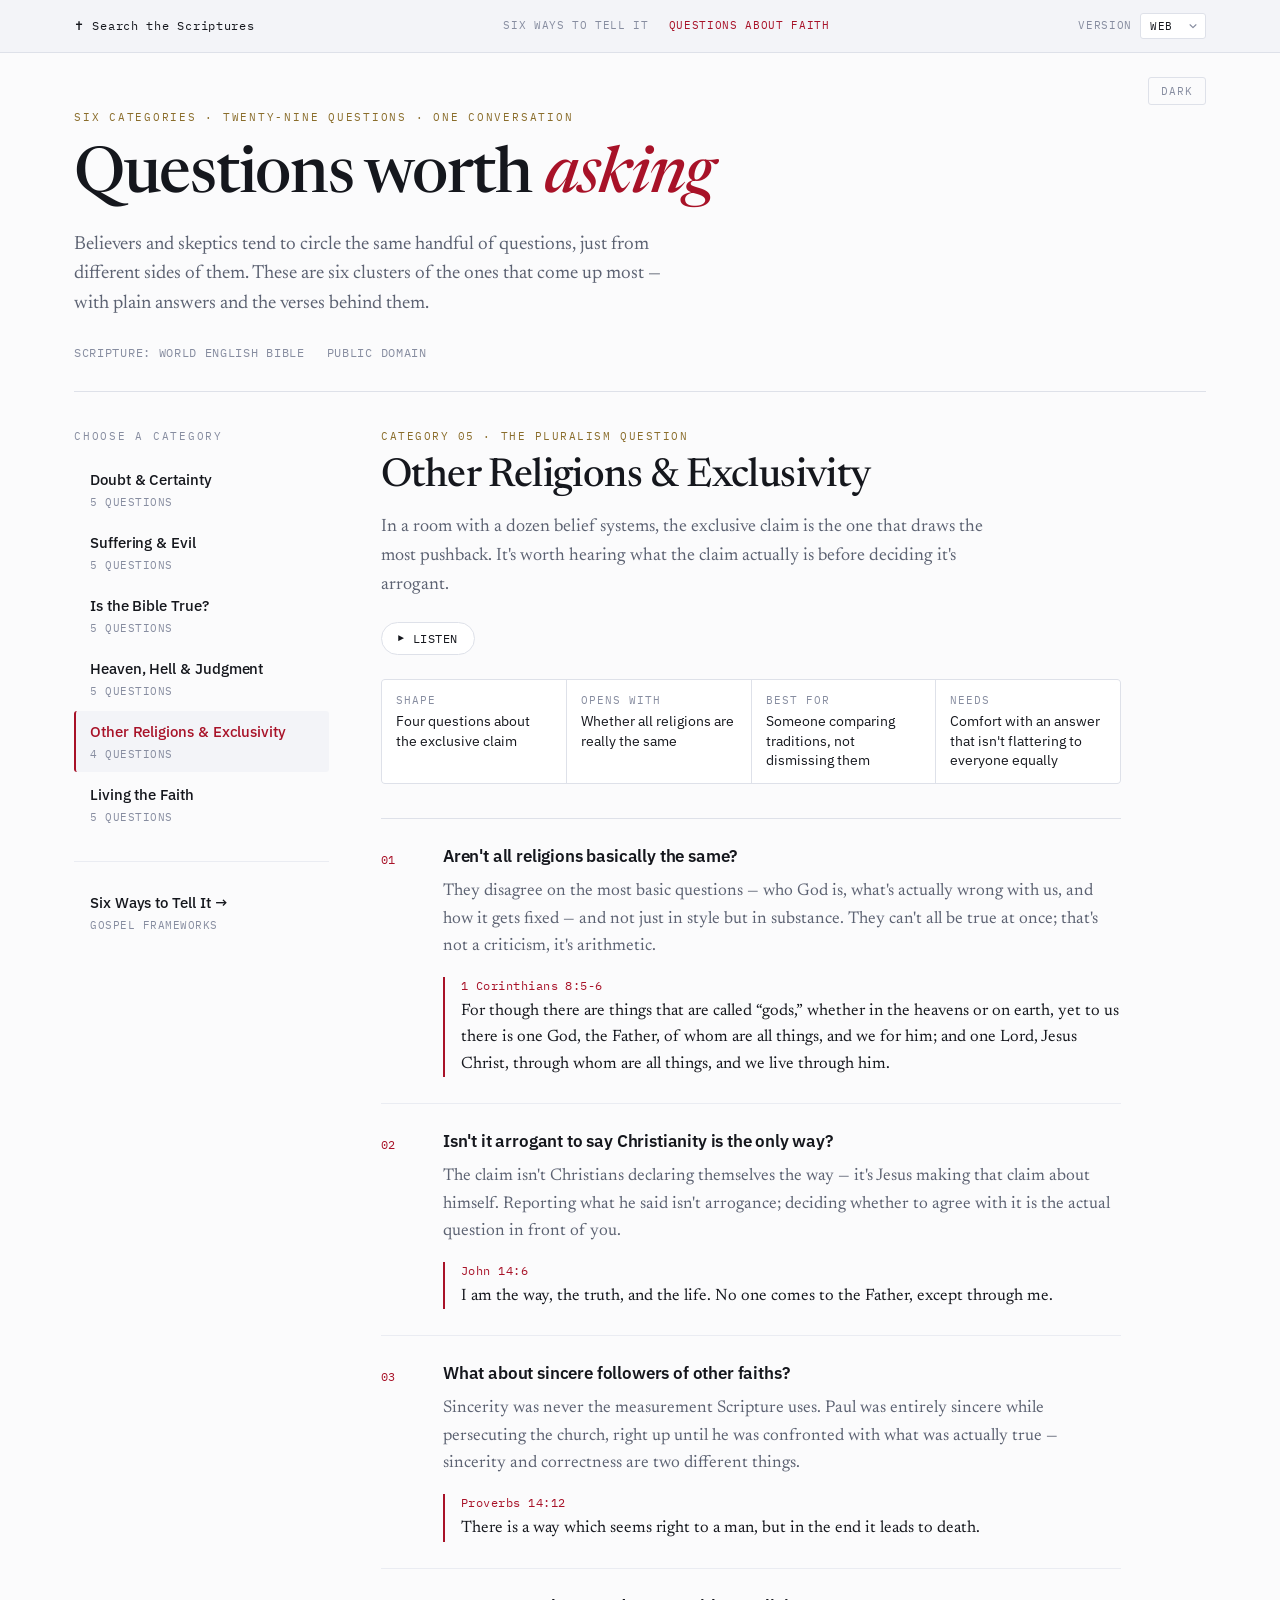
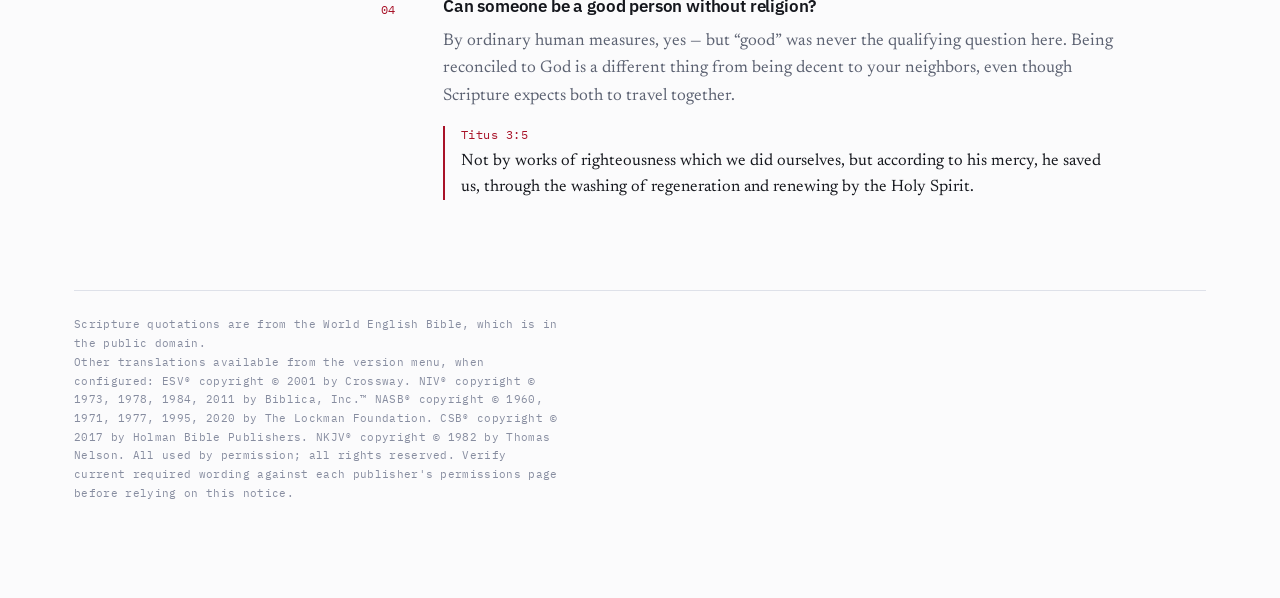
<file: questions/religions.html>
<!DOCTYPE html>
<html lang="en">
<head>
<meta charset="utf-8">
<meta name="viewport" content="width=device-width, initial-scale=1">
<title>Other Religions &amp; Exclusivity &middot; Questions About Faith</title>
<meta name="description" content="Four questions about religious pluralism — aren't all religions the same, isn't exclusivity arrogant, what about sincere believers of other faiths — with full verse text.">
<meta name="color-scheme" content="light dark">

<meta property="og:type" content="website">
<meta property="og:title" content="Other Religions &amp; Exclusivity &middot; Questions About Faith">
<meta property="og:description" content="Four questions about religious pluralism and the exclusive claim of Christianity, with full verse text.">

<link rel="icon" href="data:image/svg+xml,<svg xmlns='http://www.w3.org/2000/svg' viewBox='0 0 32 32'><rect width='32' height='32' rx='4' fill='%23a81228'/><path d='M14 5h4v7h7v4h-7v11h-4V16H7v-4h7z' fill='%23fff'/></svg>">

<link rel="preconnect" href="https://fonts.googleapis.com">
<link rel="preconnect" href="https://fonts.gstatic.com" crossorigin>
<link rel="stylesheet" href="https://fonts.googleapis.com/css2?family=Newsreader:ital,opsz,wght@0,6..72,400;0,6..72,500;0,6..72,600;1,6..72,400;1,6..72,500&family=IBM+Plex+Mono:wght@400;500&family=IBM+Plex+Sans:wght@400;500;600&display=swap">
<link rel="stylesheet" href="../css/style.css">
</head>
<body data-category="religions">

<a class="skip" href="#main">Skip to content</a>

<div class="sitebar">
  <div class="sitebar-inner">
    <a class="sitebar-brand" href="../index.html">&#10013; Search the Scriptures</a>
    <nav class="sitebar-nav" aria-label="Site sections">
      <a href="../gospel.html">Six Ways to Tell It</a>
      <a href="../index.html#questions" aria-current="page">Questions About Faith</a>
    </nav>
    <div class="version-picker">
      <label for="version-select">Version</label>
      <select id="version-select" aria-label="Bible translation"></select>
    </div>
  </div>
</div>

<div class="wrap">

  <header class="masthead">
    <div class="header-actions">
      <button class="theme-toggle" id="theme-toggle" type="button" aria-label="Switch colour theme">
        <span class="tt-label" id="tt-label">Theme</span>
      </button>
    </div>
    <p class="eyebrow">Six categories &middot; Twenty-nine questions &middot; One conversation</p>
    <h1>Questions worth <em>asking</em></h1>
    <p class="standfirst">Believers and skeptics tend to circle the same handful of questions, just from different sides of them. These are six clusters of the ones that come up most &mdash; with plain answers and the verses behind them.</p>
    <div class="masthead-meta">
      <span>Scripture: World English Bible</span>
      <span>Public domain</span>
    </div>
  </header>

  <div class="columns">
    <nav class="rail" aria-label="Categories">
      <p class="rail-title">Choose a category</p>
      <ul class="rail-list" id="rail" role="list"></ul>
      <div class="rail-foot">
        <a class="rail-btn" href="../gospel.html">
          <span class="rb-name">Six Ways to Tell It &rarr;</span>
          <span class="rb-sub">Gospel frameworks</span>
        </a>
      </div>
    </nav>

    <main id="main">
      <div class="version-banner" id="version-banner" hidden></div>
      <div id="panel"></div>
    </main>
  </div>

  <footer class="colophon">
    <p>Scripture quotations are from the World English Bible, which is in the public domain.</p>
    <p>Other translations available from the version menu, when configured: ESV&reg; copyright &copy; 2001 by Crossway. NIV&reg; copyright &copy; 1973, 1978, 1984, 2011 by Biblica, Inc.&trade; NASB&reg; copyright &copy; 1960, 1971, 1977, 1995, 2020 by The Lockman Foundation. CSB&reg; copyright &copy; 2017 by Holman Bible Publishers. NKJV&reg; copyright &copy; 1982 by Thomas Nelson. All used by permission; all rights reserved. Verify current required wording against each publisher's permissions page before relying on this notice.</p>
  </footer>
</div>

<script src="../js/theme.js"></script>
<script src="../js/voiceover.js"></script>
<script src="../js/bible-api-config.js"></script>
<script src="../js/verse-versions.js"></script>
<script src="../js/faith-data.js"></script>
<script src="../js/faq-app.js"></script>
</body>
</html>
</file>
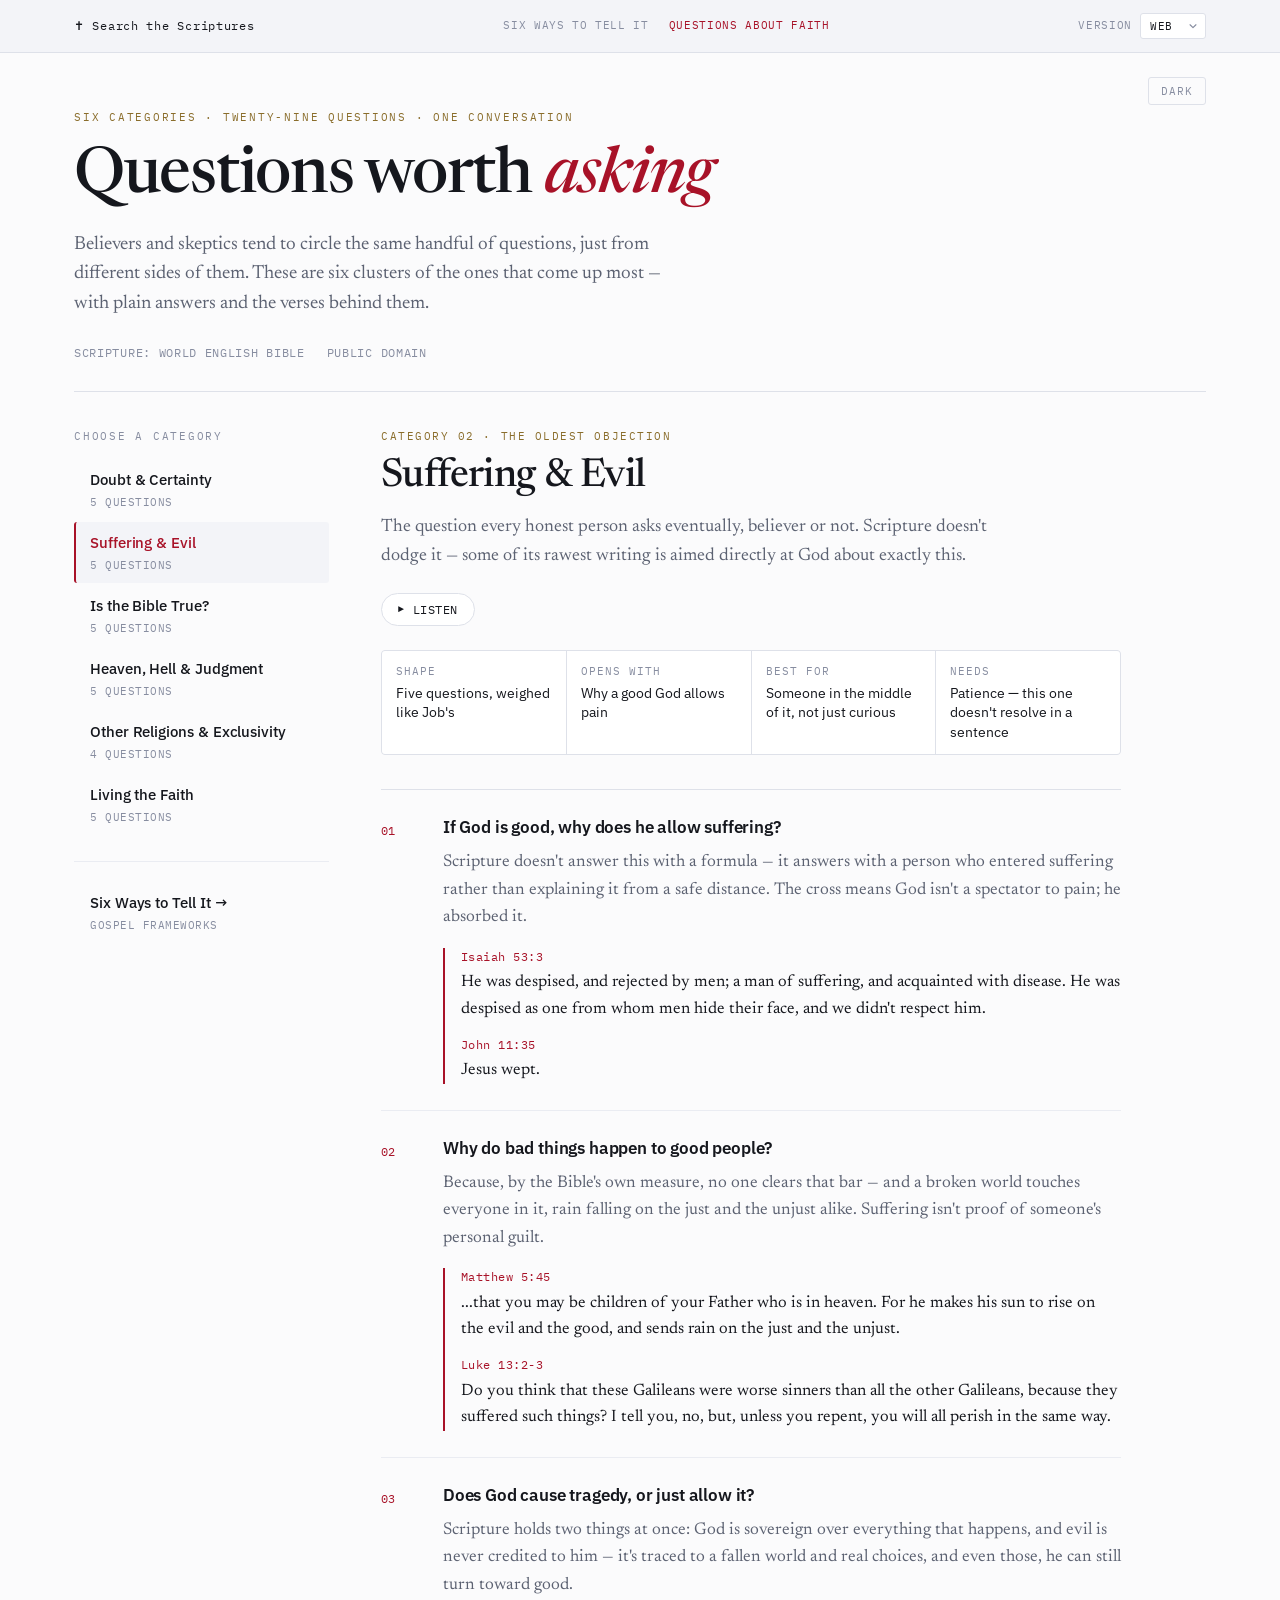
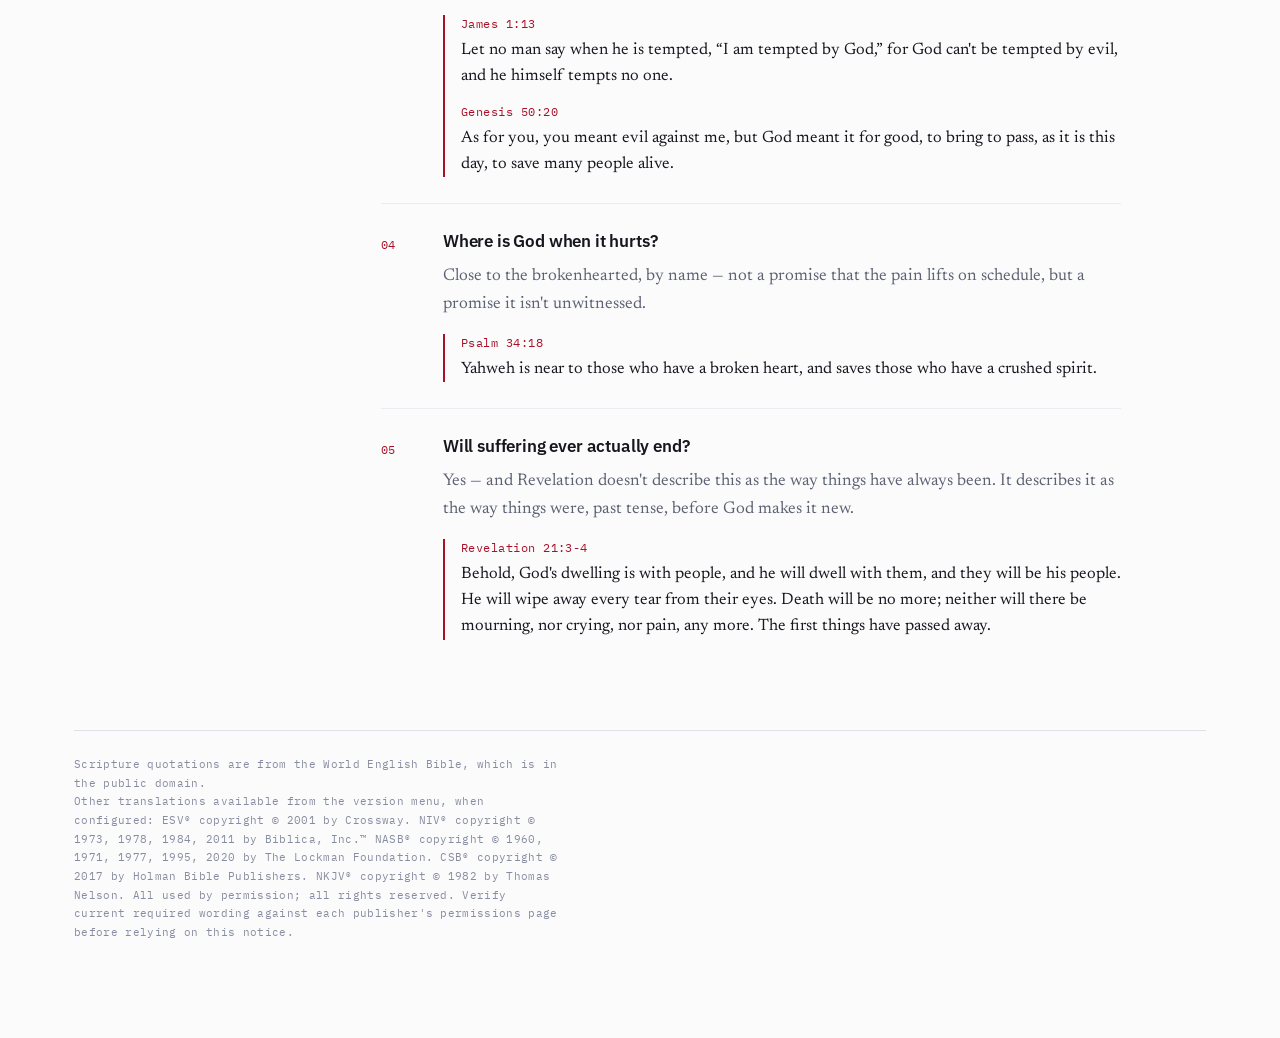
<file: questions/suffering.html>
<!DOCTYPE html>
<html lang="en">
<head>
<meta charset="utf-8">
<meta name="viewport" content="width=device-width, initial-scale=1">
<title>Suffering &amp; Evil &middot; Questions About Faith</title>
<meta name="description" content="Five questions about suffering and evil — why God allows pain, why bad things happen to good people, where God is when it hurts — with full verse text.">
<meta name="color-scheme" content="light dark">

<meta property="og:type" content="website">
<meta property="og:title" content="Suffering &amp; Evil &middot; Questions About Faith">
<meta property="og:description" content="Five questions about suffering and evil in the Christian faith, with full verse text.">

<link rel="icon" href="data:image/svg+xml,<svg xmlns='http://www.w3.org/2000/svg' viewBox='0 0 32 32'><rect width='32' height='32' rx='4' fill='%23a81228'/><path d='M14 5h4v7h7v4h-7v11h-4V16H7v-4h7z' fill='%23fff'/></svg>">

<link rel="preconnect" href="https://fonts.googleapis.com">
<link rel="preconnect" href="https://fonts.gstatic.com" crossorigin>
<link rel="stylesheet" href="https://fonts.googleapis.com/css2?family=Newsreader:ital,opsz,wght@0,6..72,400;0,6..72,500;0,6..72,600;1,6..72,400;1,6..72,500&family=IBM+Plex+Mono:wght@400;500&family=IBM+Plex+Sans:wght@400;500;600&display=swap">
<link rel="stylesheet" href="../css/style.css">
</head>
<body data-category="suffering">

<a class="skip" href="#main">Skip to content</a>

<div class="sitebar">
  <div class="sitebar-inner">
    <a class="sitebar-brand" href="../index.html">&#10013; Search the Scriptures</a>
    <nav class="sitebar-nav" aria-label="Site sections">
      <a href="../gospel.html">Six Ways to Tell It</a>
      <a href="../index.html#questions" aria-current="page">Questions About Faith</a>
    </nav>
    <div class="version-picker">
      <label for="version-select">Version</label>
      <select id="version-select" aria-label="Bible translation"></select>
    </div>
  </div>
</div>

<div class="wrap">

  <header class="masthead">
    <div class="header-actions">
      <button class="theme-toggle" id="theme-toggle" type="button" aria-label="Switch colour theme">
        <span class="tt-label" id="tt-label">Theme</span>
      </button>
    </div>
    <p class="eyebrow">Six categories &middot; Twenty-nine questions &middot; One conversation</p>
    <h1>Questions worth <em>asking</em></h1>
    <p class="standfirst">Believers and skeptics tend to circle the same handful of questions, just from different sides of them. These are six clusters of the ones that come up most &mdash; with plain answers and the verses behind them.</p>
    <div class="masthead-meta">
      <span>Scripture: World English Bible</span>
      <span>Public domain</span>
    </div>
  </header>

  <div class="columns">
    <nav class="rail" aria-label="Categories">
      <p class="rail-title">Choose a category</p>
      <ul class="rail-list" id="rail" role="list"></ul>
      <div class="rail-foot">
        <a class="rail-btn" href="../gospel.html">
          <span class="rb-name">Six Ways to Tell It &rarr;</span>
          <span class="rb-sub">Gospel frameworks</span>
        </a>
      </div>
    </nav>

    <main id="main">
      <div class="version-banner" id="version-banner" hidden></div>
      <div id="panel"></div>
    </main>
  </div>

  <footer class="colophon">
    <p>Scripture quotations are from the World English Bible, which is in the public domain.</p>
    <p>Other translations available from the version menu, when configured: ESV&reg; copyright &copy; 2001 by Crossway. NIV&reg; copyright &copy; 1973, 1978, 1984, 2011 by Biblica, Inc.&trade; NASB&reg; copyright &copy; 1960, 1971, 1977, 1995, 2020 by The Lockman Foundation. CSB&reg; copyright &copy; 2017 by Holman Bible Publishers. NKJV&reg; copyright &copy; 1982 by Thomas Nelson. All used by permission; all rights reserved. Verify current required wording against each publisher's permissions page before relying on this notice.</p>
  </footer>
</div>

<script src="../js/theme.js"></script>
<script src="../js/voiceover.js"></script>
<script src="../js/bible-api-config.js"></script>
<script src="../js/verse-versions.js"></script>
<script src="../js/faith-data.js"></script>
<script src="../js/faq-app.js"></script>
</body>
</html>
</file>
<file: css/style.css>
/* Six Ways to Tell It — stylesheet
   Palette: bible-paper neutrals with a red-letter accent and gilt secondary.
   Type: Newsreader (display serif) / IBM Plex Sans (UI) / IBM Plex Mono (references). */

:root{
  --paper:#fbfbfc;
  --panel:#ffffff;
  --panel-2:#f3f4f8;
  --ink:#15171d;
  --muted:#5c6272;
  --faint:#878da0;
  --rule:#dee1e9;
  --rule-soft:#eaecf2;
  --red:#a81228;
  --red-soft:#f6e7e9;
  --gilt:#8a6d2b;
  --shadow:0 1px 2px rgba(21,23,29,.05), 0 8px 24px -16px rgba(21,23,29,.28);
  --serif:"Newsreader",Georgia,"Times New Roman",serif;
  --sans:"IBM Plex Sans","Helvetica Neue",Arial,sans-serif;
  --mono:"IBM Plex Mono","SFMono-Regular",Consolas,monospace;
}
@media (prefers-color-scheme: dark){
  :root:not([data-theme="light"]){
    --paper:#0f1116;
    --panel:#171a21;
    --panel-2:#1e222b;
    --ink:#e9ebf1;
    --muted:#9aa1b3;
    --faint:#767d90;
    --rule:#282c36;
    --rule-soft:#20242d;
    --red:#f4737f;
    --red-soft:#2a1a20;
    --gilt:#cfa85d;
    --shadow:0 1px 2px rgba(0,0,0,.4), 0 10px 28px -18px rgba(0,0,0,.9);
  }
}
:root[data-theme="dark"]{
  --paper:#0f1116;
  --panel:#171a21;
  --panel-2:#1e222b;
  --ink:#e9ebf1;
  --muted:#9aa1b3;
  --faint:#767d90;
  --rule:#282c36;
  --rule-soft:#20242d;
  --red:#f4737f;
  --red-soft:#2a1a20;
  --gilt:#cfa85d;
  --shadow:0 1px 2px rgba(0,0,0,.4), 0 10px 28px -18px rgba(0,0,0,.9);
}

*{box-sizing:border-box}
html{-webkit-text-size-adjust:100%}
body{
  margin:0;
  background:var(--paper);
  color:var(--ink);
  font-family:var(--sans);
  font-size:16px;
  line-height:1.6;
  -webkit-font-smoothing:antialiased;
}
img{max-width:100%}
[hidden]{display:none !important}

.skip{
  position:absolute;left:0;top:0;transform:translateY(-200%);background:var(--panel);color:var(--red);
  padding:10px 16px;border:1px solid var(--red);border-radius:3px;z-index:20;
  font-family:var(--mono);font-size:12px;letter-spacing:.06em;text-transform:uppercase;
}
.skip:focus{transform:none;left:16px;top:16px}

.wrap{max-width:1180px;margin:0 auto;padding:0 24px 96px}

/* ---------- sitebar ---------- */
.sitebar{border-bottom:1px solid var(--rule);background:var(--panel-2)}
.sitebar-inner{
  max-width:1180px;margin:0 auto;padding:13px 24px;
  display:flex;align-items:center;justify-content:space-between;gap:16px;flex-wrap:wrap;
}
.sitebar-brand{
  font-family:var(--mono);font-size:12px;letter-spacing:.06em;
  color:var(--ink);text-decoration:none;white-space:nowrap;
}
.sitebar-brand:hover{color:var(--red)}
.sitebar-nav{display:flex;gap:20px;font-family:var(--mono);font-size:11px;letter-spacing:.06em;text-transform:uppercase}
.sitebar-nav a{color:var(--faint);text-decoration:none}
.sitebar-nav a:hover{color:var(--red)}
.sitebar-nav a[aria-current="page"]{color:var(--red)}

.version-picker{display:flex;align-items:center;gap:8px;font-family:var(--mono);font-size:11px;letter-spacing:.06em;text-transform:uppercase;color:var(--faint)}
.version-picker select{
  appearance:none;-webkit-appearance:none;background:var(--panel);border:1px solid var(--rule);border-radius:3px;
  color:var(--ink);font-family:var(--mono);font-size:11px;letter-spacing:.05em;
  padding:5px 24px 5px 9px;cursor:pointer;
  background-image:url("data:image/svg+xml,%3Csvg xmlns='http://www.w3.org/2000/svg' viewBox='0 0 12 12'%3E%3Cpath d='M2.5 4.5l3.5 3.5 3.5-3.5' stroke='%23878da0' stroke-width='1.4' fill='none' stroke-linecap='round' stroke-linejoin='round'/%3E%3C/svg%3E");
  background-repeat:no-repeat;background-position:right 7px center;background-size:10px;
}
.version-picker select:hover{border-color:var(--red)}
.version-picker select:focus-visible{outline:2px solid var(--red);outline-offset:2px}

/* ---------- masthead ---------- */
.masthead{padding:56px 0 28px;border-bottom:1px solid var(--rule);position:relative}
.eyebrow{
  font-family:var(--mono);font-size:11px;letter-spacing:.16em;text-transform:uppercase;
  color:var(--gilt);margin:0 0 18px;
}
.masthead h1{
  font-family:var(--serif);font-weight:500;font-size:clamp(38px,6vw,64px);
  line-height:1.02;letter-spacing:-.02em;margin:0;text-wrap:balance;
}
.masthead h1 em{font-style:italic;color:var(--red)}
.standfirst{
  font-family:var(--serif);font-size:19px;line-height:1.55;color:var(--muted);
  max-width:60ch;margin:20px 0 0;
}
.masthead-meta{
  display:flex;flex-wrap:wrap;gap:8px 22px;margin-top:26px;
  font-family:var(--mono);font-size:11.5px;letter-spacing:.06em;color:var(--faint);
  text-transform:uppercase;
}
.header-actions{
  position:absolute;top:24px;right:0;
  display:flex;align-items:center;gap:8px;
}
.theme-toggle{
  appearance:none;background:none;border:1px solid var(--rule);border-radius:3px;
  color:var(--faint);cursor:pointer;padding:6px 12px;flex:0 0 auto;
  font-family:var(--mono);font-size:10.5px;letter-spacing:.1em;text-transform:uppercase;
}
.theme-toggle:hover{color:var(--red);border-color:var(--red)}
.theme-toggle:focus-visible{outline:2px solid var(--red);outline-offset:2px}

/* ---------- search ---------- */
.search{position:relative}
.search-input{
  appearance:none;background:var(--panel);border:1px solid var(--rule);border-radius:3px;
  color:var(--ink);font-family:var(--mono);font-size:12px;letter-spacing:.02em;
  padding:7px 10px;width:132px;transition:width .15s ease;
}
.search-input::placeholder{color:var(--faint)}
.search-input:focus{outline:2px solid var(--red);outline-offset:1px;width:220px}
.search-input::-webkit-search-cancel-button{cursor:pointer}
.search-results{
  position:absolute;top:calc(100% + 8px);right:0;width:340px;max-width:min(80vw,340px);
  background:var(--panel);border:1px solid var(--rule);border-radius:4px;box-shadow:var(--shadow);
  max-height:70vh;overflow-y:auto;z-index:15;padding:6px;
}
.search-result{
  display:block;width:100%;text-align:left;appearance:none;background:none;border:0;
  padding:9px 10px;border-radius:3px;cursor:pointer;text-decoration:none;color:inherit;
}
.search-result + .search-result{margin-top:1px}
.search-result:hover,.search-result:focus-visible{background:var(--panel-2);outline:0}
.sr-fw{
  display:block;font-family:var(--mono);font-size:10px;letter-spacing:.08em;
  text-transform:uppercase;color:var(--gilt);
}
.sr-h{display:block;font-family:var(--sans);font-size:13.5px;font-weight:500;color:var(--ink);margin-top:3px;line-height:1.3}
.sr-snip{display:block;font-family:var(--serif);font-size:12.5px;color:var(--muted);margin-top:3px;line-height:1.42}
.sr-snip mark,.sr-h mark{background:var(--red-soft);color:var(--red);border-radius:2px}
.search-empty{margin:0;padding:10px 8px;font-size:13px;color:var(--faint)}

.step.flash{animation:flash 1.6s ease}
@keyframes flash{
  0%{background:var(--panel-2)}
  100%{background:transparent}
}

@media (max-width:560px){
  .search-input{width:96px}
  .search-input:focus{width:150px}
  .search-results{width:280px}
}

/* ---------- layout ---------- */
.columns{display:grid;grid-template-columns:1fr;gap:0}
.columns > *{min-width:0}
@media (min-width:900px){
  .columns{grid-template-columns:255px 1fr;gap:52px;align-items:start}
}

/* ---------- rail ---------- */
.rail{padding:28px 0 0}
@media (min-width:900px){
  .rail{position:sticky;top:0;padding:36px 0 40px;max-height:100vh;overflow-y:auto}
}
.rail-title{
  font-family:var(--mono);font-size:11px;letter-spacing:.16em;text-transform:uppercase;
  color:var(--faint);margin:0 0 14px;
}
.rail-list{display:flex;gap:6px;list-style:none;margin:0;padding:0 0 6px;flex-direction:row;overflow-x:auto;max-width:100%}
.rail-list > li{flex:0 0 auto}
@media (min-width:900px){.rail-list{flex-direction:column;overflow:visible;gap:2px;padding-bottom:0}}
.rail-btn{
  appearance:none;background:none;border:0;text-align:left;cursor:pointer;
  font-family:inherit;color:var(--muted);width:100%;text-decoration:none;
  padding:9px 12px 9px 14px;border-radius:3px;
  border-left:2px solid transparent;
  display:block;white-space:nowrap;
}
@media (min-width:900px){.rail-btn{white-space:normal}}
.rail-btn .rb-name{display:block;font-size:14.5px;font-weight:500;color:var(--ink);letter-spacing:-.005em}
.rail-btn .rb-sub{display:none}
@media (min-width:900px){
  .rail-btn .rb-sub{display:block;font-family:var(--mono);font-size:10.5px;letter-spacing:.05em;color:var(--faint);margin-top:3px;text-transform:uppercase}
}
.rail-btn:hover{background:var(--panel-2)}
.rail-btn[aria-selected="true"],
.rail-btn[aria-current="page"]{border-left-color:var(--red);background:var(--panel-2)}
.rail-btn[aria-selected="true"] .rb-name,
.rail-btn[aria-current="page"] .rb-name{color:var(--red)}
.rail-btn:focus-visible{outline:2px solid var(--red);outline-offset:2px}

.rail-foot{margin-top:26px;padding-top:20px;border-top:1px solid var(--rule-soft)}
.toggle{
  display:flex;align-items:center;gap:10px;cursor:pointer;
  font-size:13.5px;color:var(--muted);user-select:none;
}
.toggle input{accent-color:var(--red);width:15px;height:15px;margin:0;cursor:pointer}
.toggle-help{font-size:12.5px;color:var(--faint);line-height:1.45;margin:8px 0 0 25px}

/* ---------- method panel ---------- */
.method{padding:36px 0 0;max-width:74ch}
.method-head{margin-bottom:34px}
.method-kicker{
  font-family:var(--mono);font-size:11px;letter-spacing:.14em;text-transform:uppercase;
  color:var(--gilt);margin:0 0 10px;
}
.method h2{
  font-family:var(--serif);font-weight:500;font-size:clamp(28px,4vw,40px);
  line-height:1.1;letter-spacing:-.015em;margin:0;text-wrap:balance;
}
.method-lede{font-family:var(--serif);font-size:18px;line-height:1.6;color:var(--muted);margin:14px 0 0;max-width:62ch}
.voiceover{display:flex;align-items:center;gap:10px;margin:22px 0 0;flex-wrap:wrap}
.va-toggle{
  display:inline-flex;align-items:center;gap:8px;appearance:none;cursor:pointer;
  background:var(--panel);border:1px solid var(--rule);border-radius:20px;
  padding:8px 16px;font-family:var(--mono);font-size:11.5px;letter-spacing:.05em;
  text-transform:uppercase;color:var(--ink);
}
.va-toggle .va-icon{font-size:10px;line-height:1}
.va-toggle:hover{border-color:var(--red);color:var(--red)}
.va-toggle:focus-visible{outline:2px solid var(--red);outline-offset:2px}
.voiceover[data-state="speaking"] .va-toggle,
.voiceover[data-state="paused"] .va-toggle{border-color:var(--red);color:var(--red)}
.va-stop{
  appearance:none;cursor:pointer;background:none;border:1px solid var(--rule);border-radius:20px;
  padding:8px 14px;font-family:var(--mono);font-size:11px;letter-spacing:.05em;
  text-transform:uppercase;color:var(--faint);
}
.va-stop:hover{color:var(--red);border-color:var(--red)}
.va-stop:focus-visible{outline:2px solid var(--red);outline-offset:2px}
.va-status{font-family:var(--mono);font-size:11px;letter-spacing:.04em;color:var(--faint);text-transform:uppercase}

.va-active{
  background:var(--red-soft);box-shadow:0 0 0 6px var(--red-soft);
  border-radius:4px;transition:background .15s ease;
}

.factbar{
  display:grid;grid-template-columns:repeat(auto-fit,minmax(150px,1fr));gap:1px;
  background:var(--rule);border:1px solid var(--rule);border-radius:4px;
  margin-top:24px;overflow:hidden;
}
.fact{background:var(--panel);padding:12px 14px}
.fact dt{font-family:var(--mono);font-size:10.5px;letter-spacing:.1em;text-transform:uppercase;color:var(--faint);margin:0 0 4px}
.fact dd{margin:0;font-size:13.5px;line-height:1.45;color:var(--ink)}

/* ---------- steps ---------- */
.steps{list-style:none;margin:0;padding:0;display:flex;flex-direction:column;gap:0}
.step{display:grid;grid-template-columns:44px 1fr;gap:0 18px;padding:26px 0;border-top:1px solid var(--rule-soft)}
.step:first-child{border-top:1px solid var(--rule)}
.step-n{
  font-family:var(--mono);font-size:12px;letter-spacing:.04em;color:var(--red);
  padding-top:5px;font-variant-numeric:tabular-nums;
}
.step-body{min-width:0}
.step h3{font-family:var(--sans);font-size:17px;font-weight:600;letter-spacing:-.01em;margin:0;line-height:1.35}
.step-draw{
  font-family:var(--mono);font-size:11.5px;line-height:1.5;color:var(--gilt);
  margin:8px 0 0;letter-spacing:.02em;
}
.step-say{font-family:var(--serif);font-size:17px;line-height:1.62;color:var(--muted);margin:10px 0 0}
.verses{display:flex;flex-direction:column;gap:0;margin:16px 0 0;border-left:2px solid var(--red);padding-left:16px}
.verse + .verse{margin-top:14px}
.vref{
  font-family:var(--mono);font-size:11.5px;letter-spacing:.04em;color:var(--red);
  display:block;margin-bottom:3px;
}
.vtext{font-family:var(--serif);font-size:16.5px;line-height:1.6;color:var(--ink);margin:0}
.vtext-loading{font-style:italic;color:var(--faint)}

.version-banner{
  margin:0 0 28px;padding:11px 14px;background:var(--panel-2);border:1px solid var(--rule);
  border-left:2px solid var(--gilt);border-radius:4px;
  font-family:var(--mono);font-size:12px;line-height:1.55;color:var(--muted);
}

/* practice mode */
.reveal{
  appearance:none;background:var(--panel-2);border:1px dashed var(--rule);
  color:var(--faint);font-family:var(--mono);font-size:11.5px;letter-spacing:.06em;
  text-transform:uppercase;padding:7px 12px;border-radius:3px;cursor:pointer;
}
.reveal:hover{color:var(--red);border-color:var(--red)}
.reveal:focus-visible{outline:2px solid var(--red);outline-offset:2px}
.step .reveal{display:none}
body.practice .step-say{display:none}
body.practice .step.shown .step-say{display:block}
body.practice .verses{display:none}
body.practice .step.shown .verses{display:flex}
body.practice .step .reveal{display:inline-block;margin-top:14px}
body.practice .step.shown .reveal{display:none}

/* ---------- follow-on sections ---------- */
.section{margin-top:72px;padding-top:34px;border-top:1px solid var(--rule)}
.section h2{
  font-family:var(--serif);font-weight:500;font-size:clamp(24px,3.4vw,32px);
  letter-spacing:-.015em;line-height:1.15;margin:0 0 12px;
}
.section p{max-width:66ch;color:var(--muted);margin:0 0 14px;font-size:15.5px}
.section p strong{color:var(--ink);font-weight:600}

.tablewrap{overflow-x:auto;margin-top:22px;border:1px solid var(--rule);border-radius:4px;background:var(--panel)}
table{border-collapse:collapse;width:100%;min-width:620px;font-size:13.5px}
th,td{text-align:left;padding:10px 10px;border-bottom:1px solid var(--rule-soft)}
thead th{
  font-family:var(--mono);font-size:10.5px;letter-spacing:.08em;text-transform:uppercase;
  color:var(--faint);font-weight:400;background:var(--panel-2);position:sticky;top:0;
  border-bottom:1px solid var(--rule);
}
tbody tr:last-child td{border-bottom:0}
td.ref{font-family:var(--mono);font-size:12.5px;color:var(--ink);white-space:nowrap}
td.count{font-family:var(--mono);font-variant-numeric:tabular-nums;color:var(--faint);text-align:center;width:46px}
td.gist{color:var(--muted);min-width:190px}
.dot{display:inline-block;width:7px;height:7px;border-radius:50%;background:var(--rule)}
.dot.on{background:var(--red)}
th.m{text-align:center;width:56px;vertical-align:bottom;line-height:1.3}
td.m{text-align:center}

.prayer{
  background:var(--panel);border:1px solid var(--rule);border-left:2px solid var(--red);
  border-radius:4px;padding:22px 24px;margin:20px 0 0;box-shadow:var(--shadow);
}
.prayer p{font-family:var(--serif);font-size:17px;line-height:1.65;color:var(--ink);margin:0;max-width:58ch}
.prayer .attrib{font-family:var(--mono);font-size:11px;letter-spacing:.06em;text-transform:uppercase;color:var(--faint);margin:14px 0 0}

.caveats{list-style:none;padding:0;margin:20px 0 0;display:grid;gap:14px}
.caveats li{padding-left:20px;position:relative;color:var(--muted);font-size:15.5px;max-width:66ch}
.caveats li::before{content:"\2014";position:absolute;left:0;color:var(--red)}
.caveats strong{color:var(--ink);font-weight:600}

.sources{margin-top:26px;font-size:13.5px;color:var(--faint);line-height:1.7}
.sources a{color:var(--muted);text-decoration:underline;text-underline-offset:2px;text-decoration-color:var(--rule)}
.sources a:hover{color:var(--red);text-decoration-color:var(--red)}

.colophon{
  margin-top:64px;padding-top:24px;border-top:1px solid var(--rule);
}
.colophon p{font-family:var(--mono);font-size:11px;line-height:1.7;letter-spacing:.03em;color:var(--faint);margin:0;max-width:70ch}

@media (prefers-reduced-motion: no-preference){
  .method{animation:fade .28s ease}
  @keyframes fade{from{opacity:0;transform:translateY(4px)}to{opacity:1;transform:none}}
}
/* ---------- landing / hero ---------- */
.hero{padding:64px 0 40px;border-bottom:1px solid var(--rule);text-align:center;position:relative}
.hero-art{margin:0 auto 32px;max-width:560px}
.hero-art svg{display:block;width:100%;height:auto}
.hero .eyebrow{display:flex;justify-content:center}
.hero h1{
  font-family:var(--serif);font-weight:500;font-size:clamp(38px,6.4vw,68px);
  line-height:1.02;letter-spacing:-.02em;margin:0;text-wrap:balance;
}
.hero h1 em{font-style:italic;color:var(--red)}
.hero .standfirst{margin-left:auto;margin-right:auto;text-align:center}

.search-lg{position:relative;max-width:560px;margin:34px auto 0}
.search-lg-input{
  appearance:none;width:100%;background:var(--panel);border:1px solid var(--rule);
  border-radius:24px;box-shadow:var(--shadow);color:var(--ink);
  font-family:var(--serif);font-size:17px;padding:15px 22px;
  transition:border-color .15s ease;
}
.search-lg-input::placeholder{color:var(--faint);font-style:italic}
.search-lg-input:focus{outline:none;border-color:var(--red)}
.search-lg-input::-webkit-search-cancel-button{cursor:pointer}
.search-lg-hint{
  margin:10px 0 0;font-family:var(--mono);font-size:11px;letter-spacing:.06em;
  color:var(--faint);text-transform:uppercase;
}
.search-lg-hint kbd{
  font-family:var(--mono);border:1px solid var(--rule);border-radius:3px;
  padding:1px 5px;background:var(--panel-2);color:var(--muted);
}
.search-lg-results{
  position:absolute;top:calc(100% + 10px);left:0;right:0;text-align:left;
  background:var(--panel);border:1px solid var(--rule);border-radius:10px;box-shadow:var(--shadow);
  max-height:60vh;overflow-y:auto;z-index:15;padding:8px;
}
.search-lg-group{
  font-family:var(--mono);font-size:10px;letter-spacing:.1em;text-transform:uppercase;
  color:var(--faint);padding:10px 10px 4px;
}
.search-lg-group:first-child{padding-top:6px}

.hero-secondary{
  display:flex;align-items:center;justify-content:center;gap:18px;
  max-width:520px;margin:48px auto 0;text-align:left;
}
.hero-hand{flex:0 0 auto;width:64px;height:64px}
.hero-hand svg{display:block;width:100%;height:100%}
.hero-invite{font-family:var(--serif);font-style:italic;font-size:15.5px;line-height:1.5;color:var(--muted);margin:0}
.hero-invite-ref{
  display:block;margin-top:5px;font-family:var(--mono);font-style:normal;font-size:10.5px;
  letter-spacing:.08em;text-transform:uppercase;color:var(--gilt);
}

.start-cards{display:grid;gap:16px;margin-top:36px}
@media (min-width:560px){.start-cards{grid-template-columns:1fr 1fr}}
.start-card{
  display:block;background:var(--panel);border:1px solid var(--rule);border-radius:6px;
  padding:20px 22px;text-decoration:none;box-shadow:var(--shadow);
}
.start-card:hover{border-color:var(--red)}
.start-card:focus-visible{outline:2px solid var(--red);outline-offset:2px}
.start-card-kicker{
  font-family:var(--mono);font-size:10.5px;letter-spacing:.1em;text-transform:uppercase;
  color:var(--gilt);margin:0 0 8px;
}
.start-card h3{font-family:var(--serif);font-weight:500;font-size:20px;color:var(--ink);margin:0;letter-spacing:-.01em}
.start-card p{font-size:14px;color:var(--muted);margin:8px 0 0;line-height:1.5}

/* ---------- cinematic home hero ----------
   Full-bleed painting slideshow with a large display headline, gold accents and
   a minimal overlaid nav. Always dark, whatever the site theme. */
.cine{
  --paper:#0b0b0d;--panel:#15161b;--panel-2:#1b1c22;--ink:#f3efe7;--muted:#c3bdb1;--faint:#8f8a80;
  --rule:rgba(255,255,255,.16);--rule-soft:rgba(255,255,255,.08);--red:#d9a957;--gilt:#d9a957;
  --display:"Cormorant Garamond","Newsreader",Georgia,serif;
  position:relative;isolation:isolate;overflow:hidden;
  min-height:100vh;min-height:100svh;background:#0b0b0d;color:var(--ink);
  display:flex;
}
.cine-media{position:absolute;inset:0;z-index:-2}
.cine-slide{position:absolute;inset:0;margin:0;opacity:0;transition:opacity 1.6s ease}
.cine-slide.is-active{opacity:1}
.cine-slide img{width:100%;height:100%;max-width:none;object-fit:cover;display:block;transform:scale(1.04)}
.cine-shade{
  position:absolute;inset:0;z-index:-1;pointer-events:none;
  background:
    linear-gradient(90deg,rgba(8,8,10,.30) 0%,rgba(8,8,10,.50) 38%,rgba(8,8,10,.88) 72%,rgba(8,8,10,.94) 100%),
    linear-gradient(180deg,rgba(8,8,10,.70) 0%,rgba(8,8,10,0) 22%,rgba(8,8,10,0) 62%,rgba(8,8,10,.85) 100%);
}

/* overlaid nav */
.sitebar--over{position:absolute;top:0;left:0;right:0;z-index:20;background:transparent;border-bottom:1px solid rgba(255,255,255,.10)}
.sitebar--over .sitebar-inner{max-width:1320px;padding:20px 32px}
.sitebar--over .sitebar-brand{color:#f3efe7}
.sitebar--over .sitebar-brand:hover,.sitebar--over .sitebar-nav a:hover{color:#d9a957}
.sitebar--over .sitebar-nav a{color:rgba(243,239,231,.78);position:relative;padding-bottom:4px}
.sitebar--over .sitebar-nav a::after{content:"";position:absolute;left:0;right:100%;bottom:0;height:1px;background:#d9a957;transition:right .25s ease}
.sitebar--over .sitebar-nav a:hover::after{right:0}
.sitebar-tools{display:flex;align-items:center;gap:10px}
.sitebar--over .version-picker{color:rgba(243,239,231,.6)}
.sitebar--over .version-picker select{background-color:rgba(255,255,255,.06);border-color:rgba(255,255,255,.2);color:#f3efe7}
.sitebar--over .version-picker select option{color:#15171d}
.sitebar--over .version-picker select:hover{border-color:#d9a957}
.sitebar--over .theme-toggle{color:rgba(243,239,231,.7);border-color:rgba(255,255,255,.2)}
.sitebar--over .theme-toggle:hover{color:#d9a957;border-color:#d9a957}

.cine-inner{
  position:relative;width:100%;max-width:1320px;margin:0 auto;padding:128px 32px 132px;
  display:flex;align-items:center;justify-content:flex-end;
}
.cine-copy{width:min(720px,100%)}
.cine-kicker{
  font-family:var(--mono);font-weight:500;font-size:11.5px;letter-spacing:.22em;text-transform:uppercase;
  color:var(--gilt);margin:0 0 18px;display:flex;align-items:center;gap:12px;
}
.cine-kicker::before{content:"";width:28px;height:1px;background:currentColor}
.cine-title{
  font-family:var(--display);font-weight:500;text-transform:uppercase;color:#fff;
  font-size:clamp(40px,5.8vw,96px);line-height:.92;letter-spacing:-.005em;margin:0;
  text-shadow:0 2px 30px rgba(0,0,0,.35);
}
.ct-line{display:block;overflow:hidden;padding-bottom:.06em;white-space:nowrap}
.ct-in{display:inline-block;transition:transform .7s cubic-bezier(.2,.7,.1,1),opacity .7s ease}
.ct-line + .ct-line .ct-in{transition-delay:.08s}
.cine-title.is-out .ct-in{transform:translateY(-105%);opacity:0;transition-duration:.45s;transition-timing-function:cubic-bezier(.6,0,.8,.4)}
.cine-title.is-pre .ct-in{transform:translateY(105%);opacity:0;transition:none}
.ct-ref{
  display:inline-block;vertical-align:middle;margin-left:.6em;
  font-family:var(--display);font-style:italic;text-transform:none;letter-spacing:0;
  font-size:clamp(16px,1.6vw,22px);line-height:1.2;color:var(--gilt);text-shadow:none;
}
.cine-lede{
  font-family:var(--serif);font-size:17px;line-height:1.6;color:var(--muted);
  max-width:46ch;margin:26px 0 0;
}
.cine-lede-ref{font-family:var(--mono);font-size:10.5px;letter-spacing:.1em;text-transform:uppercase;color:var(--gilt);white-space:nowrap}
.cine .search-lg{margin:30px 0 0;max-width:520px}
.cine .search-lg-input{
  background:rgba(255,255,255,.07);border-color:rgba(255,255,255,.22);box-shadow:none;color:#fff;
  -webkit-backdrop-filter:blur(10px);backdrop-filter:blur(10px);border-radius:999px;
}
.cine .search-lg-input::placeholder{color:rgba(243,239,231,.55)}
.cine .search-lg-input:focus{border-color:var(--gilt);background:rgba(0,0,0,.35)}
.cine .search-lg-results{background:rgba(18,18,22,.96);-webkit-backdrop-filter:blur(12px);backdrop-filter:blur(12px)}
.cine .search-lg-hint{color:rgba(243,239,231,.5)}
.cine .search-lg-hint kbd{background:rgba(255,255,255,.06);border-color:rgba(255,255,255,.2);color:var(--ink)}

.cine-foot{
  position:absolute;left:32px;right:32px;bottom:34px;
  display:flex;align-items:flex-end;justify-content:space-between;gap:24px;
}
.cine-meta{
  margin:0;font-family:var(--mono);font-size:10.5px;line-height:1.8;letter-spacing:.12em;
  text-transform:uppercase;color:rgba(243,239,231,.72);
}
.cine-controls{display:flex;align-items:center;gap:6px;margin-left:auto;margin-right:auto}
.cine-dot{
  appearance:none;background:none;border:0;cursor:pointer;padding:10px 4px;
  display:flex;flex-direction:column;gap:8px;min-width:44px;color:rgba(243,239,231,.45);
  font-family:var(--mono);font-size:10px;letter-spacing:.1em;text-align:left;
}
.cine-dot::after{content:"";display:block;height:1px;width:100%;background:rgba(255,255,255,.22);
  background-image:linear-gradient(#d9a957,#d9a957);background-repeat:no-repeat;background-size:0 100%}
.cine-dot:hover,.cine-dot[aria-current="true"]{color:#f3efe7}
.cine-dot[aria-current="true"]::after{animation:cine-progress var(--cine-dur,7000ms) linear forwards}
.cine.is-paused .cine-dot[aria-current="true"]::after{animation:none;background-size:100% 100%}
.cine-dot:focus-visible,.cine-pause:focus-visible,.cine-down:focus-visible{outline:2px solid #d9a957;outline-offset:3px}
@keyframes cine-progress{to{background-size:100% 100%}}
.cine-pause{
  appearance:none;width:30px;height:30px;margin-left:8px;border-radius:50%;cursor:pointer;
  background:transparent;border:1px solid rgba(255,255,255,.25);color:#f3efe7;position:relative;
}
.cine-pause::before,.cine-pause::after{content:"";position:absolute;top:10px;width:2px;height:9px;background:currentColor}
.cine-pause::before{left:11px}.cine-pause::after{left:16px}
.cine.is-paused .cine-pause::before{left:12px;width:0;height:0;background:none;border-style:solid;border-width:5px 0 5px 8px;border-color:transparent transparent transparent currentColor}
.cine.is-paused .cine-pause::after{display:none}
.cine-pause:hover{border-color:#d9a957;color:#d9a957}
.cine-down{
  flex:0 0 auto;width:52px;height:52px;border-radius:50%;display:grid;place-items:center;
  background:#c98a3e;color:#1a1208;box-shadow:0 8px 24px -8px rgba(201,138,62,.7);
  transition:transform .2s ease,background .2s ease;
}
.cine-down svg{width:20px;height:20px}
.cine-down:hover{background:#d9a957;transform:translateY(2px)}
.cine-credit{
  position:absolute;right:32px;top:84px;margin:0;max-width:40ch;text-align:right;
  font-family:var(--mono);font-size:10px;letter-spacing:.08em;text-transform:uppercase;
  color:rgba(243,239,231,.45);transition:opacity .5s ease;
}
.cine-credit em{font-family:var(--serif);font-size:12px;letter-spacing:0;text-transform:none}
.cine-credit.is-out{opacity:0}

.home .wrap{padding-top:8px}
.invite-band{margin:48px auto 8px}

@media (prefers-reduced-motion: no-preference){
  .cine-slide.is-active img{animation:cine-zoom 9s ease-out forwards}
  @keyframes cine-zoom{from{transform:scale(1.14)}to{transform:scale(1.02)}}
  .cine-kicker,.cine-title,.cine-lede,.cine .search-lg,.cine .search-lg-hint,.cine-foot{animation:cine-rise 1s cubic-bezier(.2,.7,.1,1) both}
  .cine-title{animation-delay:.12s}.cine-lede{animation-delay:.28s}.cine .search-lg{animation-delay:.38s}
  .cine .search-lg-hint{animation-delay:.44s}.cine-foot{animation-delay:.6s}
  @keyframes cine-rise{from{opacity:0;transform:translateY(18px)}to{opacity:1;transform:none}}
}
@media (prefers-reduced-motion: reduce){
  .cine-slide{transition-duration:.01s}
  .ct-in{transition:none}
}

@media (max-width:860px){
  .sitebar--over .sitebar-inner{padding:14px 20px}
  .sitebar--over .sitebar-nav{order:3;width:100%}
  .cine-shade{background:linear-gradient(180deg,rgba(8,8,10,.75) 0%,rgba(8,8,10,.35) 30%,rgba(8,8,10,.75) 58%,rgba(8,8,10,.96) 100%)}
  .cine-inner{padding:150px 20px 150px;align-items:flex-end}
  .cine-foot{left:20px;right:20px;bottom:24px}
  .cine-meta{display:none}
  .ct-ref{display:block;margin:.5em 0 0}
  .cine-controls{margin-left:0}
  .cine-credit{top:auto;bottom:92px;left:20px;right:20px;text-align:left}
}
@media (max-width:480px){
  .cine-dot{min-width:32px}
  .version-picker label{display:none}
}

@media print{
  .rail,.theme-toggle,.reveal,.skip,.sitebar,.search-lg{display:none}
  .cine{min-height:0;background:none;color:#000}.cine-media,.cine-shade,.cine-foot,.cine-credit,.search-lg-hint{display:none}
  .cine-inner{padding:24px 0}.cine-title{color:#000;text-shadow:none}
  .columns{grid-template-columns:1fr}
  body{background:#fff;color:#000}
}
</file>
